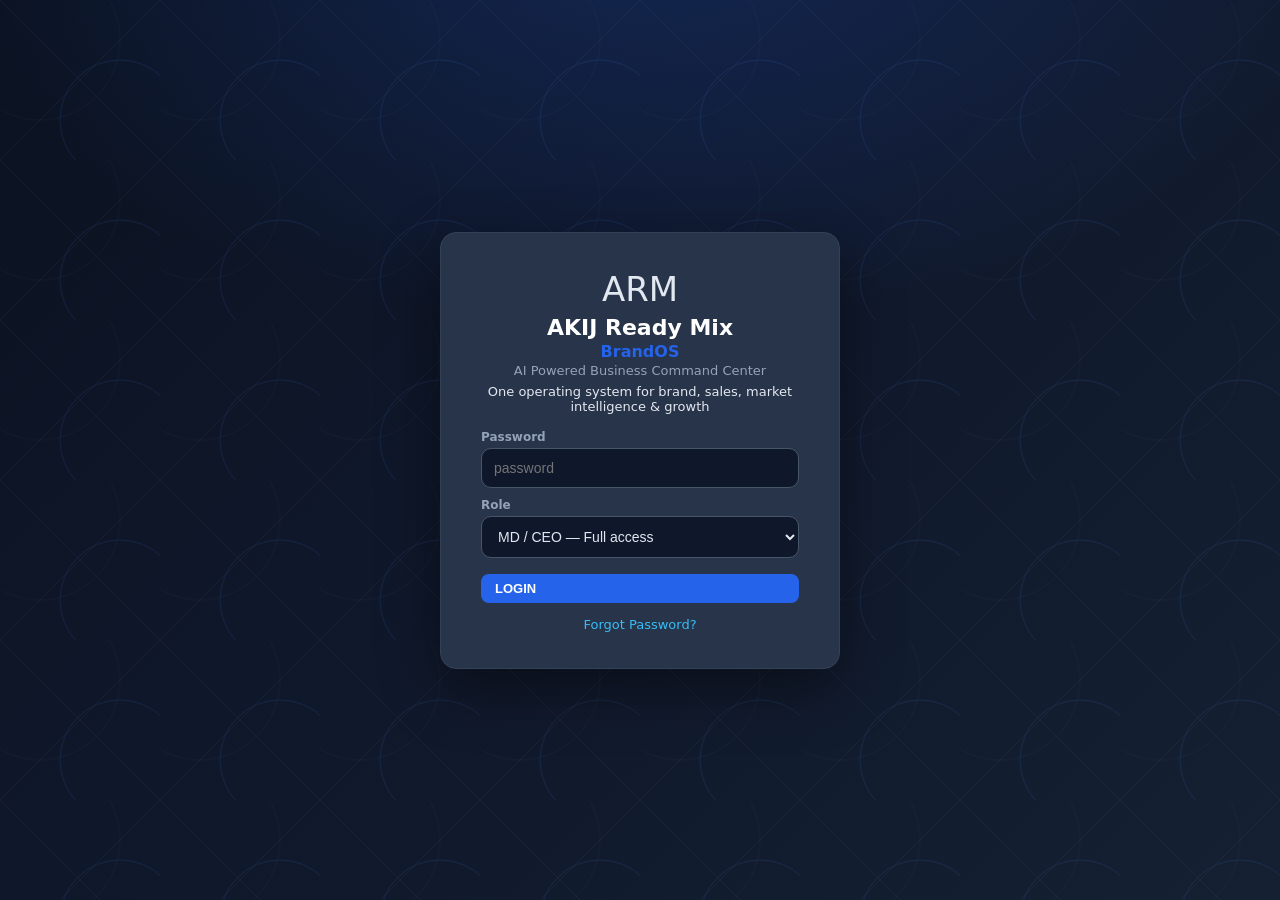
<file: web/login.html>
<!DOCTYPE html>
<html lang="en">
<head>
<meta charset="UTF-8" />
<meta name="viewport" content="width=device-width, initial-scale=1.0" />
<title>AKIJ Ready Mix BrandOS · Login</title>
<link rel="stylesheet" href="/web/style.css" />
<script>
if (sessionStorage.getItem("brandos_token")) {
  location.replace("/dashboard");
}
</script>
</head>
<body>
<div class="login-screen" id="login-screen">
  <div class="login-card">
    <div class="login-brand">
      <span class="logo big">ARM</span>
      <h1>AKIJ Ready Mix</h1>
      <h2>BrandOS</h2>
      <p class="login-tag">AI Powered Business Command Center</p>
      <p class="login-sub">One operating system for brand, sales, market intelligence &amp; growth</p>
    </div>
    <form id="login-form" class="login-form" autocomplete="off">
      <label>Password</label>
      <input type="password" id="login-pass" placeholder="password" autocomplete="off" />
      <label>Role</label>
      <select id="login-role" class="login-role">
        <option value="md">MD / CEO — Full access</option>
        <option value="marketing">Marketing Head</option>
        <option value="finance">Finance</option>
        <option value="sales">Sales</option>
        <option value="operations">Operations</option>
        <option value="executive">Executive</option>
      </select>
      <div id="login-error" class="login-error" hidden></div>
      <button type="submit" class="btn login-btn">LOGIN</button>
      <a href="#" class="forgot">Forgot Password?</a>
    </form>
  </div>
</div>
<script src="/web/app.js"></script>
</body>
</html>
</file>
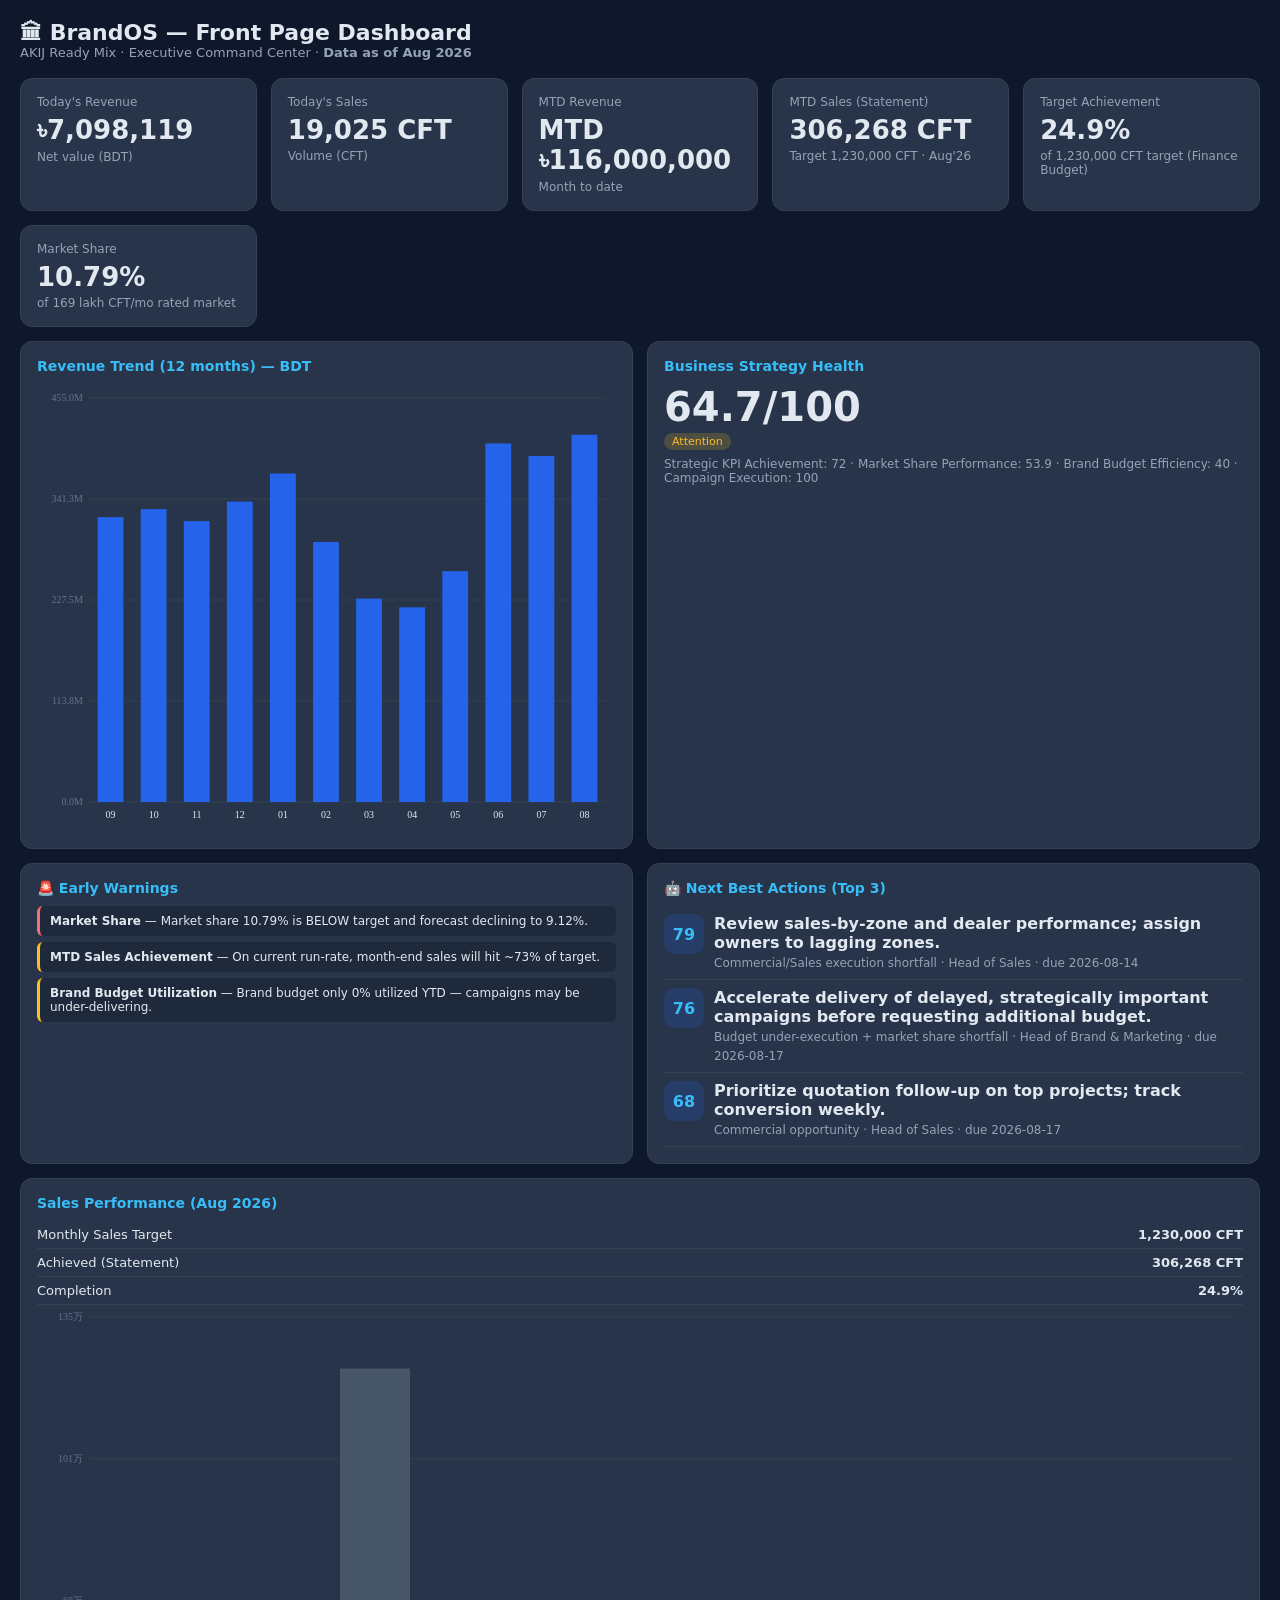
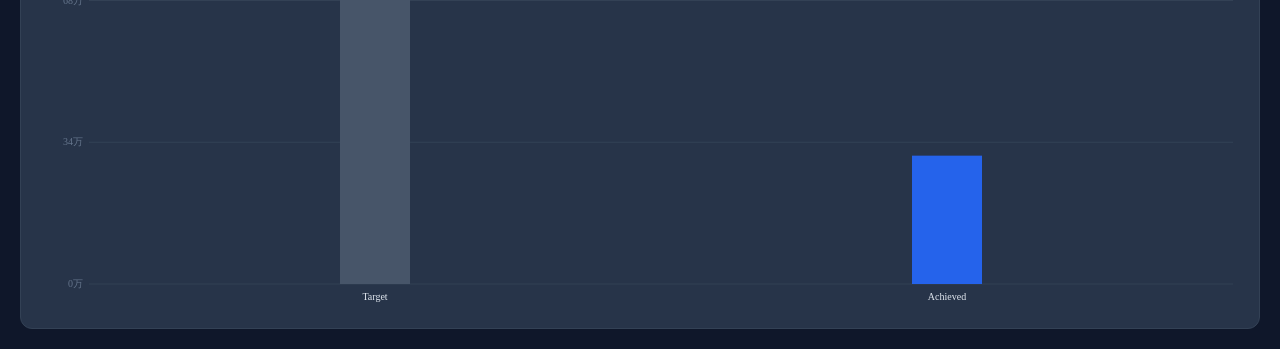
<file: web/standalone/Dashboard - Front Page.html>
<!DOCTYPE html>
<html lang="en">
<head>
<meta charset="UTF-8" />
<meta name="viewport" content="width=device-width, initial-scale=1.0" />
<title>BrandOS — Front Page Dashboard</title>
<style>
:root{--bg:#0f172a;--panel:#1e293b;--card:#273449;--border:#334155;--border2:#475569;--text:#e2e8f0;--muted:#94a3b8;--blue:#2563eb;--blue2:#1d4ed8;--accent:#38bdf8;--green:#34d399;--red:#f87171;--amber:#fbbf24;}
*{box-sizing:border-box;margin:0;padding:0}
body{background:var(--bg);color:var(--text);font-family:"Segoe UI",system-ui,sans-serif;min-height:100vh}
.wrap{max-width:1400px;margin:0 auto;padding:20px}
.top{display:flex;justify-content:space-between;align-items:center;flex-wrap:wrap;gap:12px;margin-bottom:18px}
.top h1{font-size:22px}.top .sub{color:var(--muted);font-size:13px}
.grid{display:grid;grid-template-columns:repeat(auto-fit,minmax(200px,1fr));gap:14px}
.card{background:var(--card);border:1px solid var(--border);border-radius:12px;padding:16px}
.kpi .label{color:var(--muted);font-size:12px;margin-bottom:6px}
.kpi .value{font-size:26px;font-weight:800}
.kpi .delta{font-size:12px;color:var(--muted);margin-top:4px}
.grid-2{display:grid;grid-template-columns:1fr 1fr;gap:14px;margin-top:14px}
@media(max-width:800px){.grid-2{grid-template-columns:1fr}}
.card h3{font-size:14px;margin-bottom:10px;color:var(--accent)}
canvas{width:100%;height:auto}
.metric-note{color:var(--muted);font-size:12px;margin-top:8px}
.badge{padding:2px 8px;border-radius:10px;font-size:11px}
.green{background:rgba(52,211,153,.18);color:var(--green)}
.amber{background:rgba(251,191,36,.18);color:var(--amber)}
.red{background:rgba(248,113,113,.18);color:var(--red)}
.checker{border-left:3px solid var(--border2);padding:8px 10px;margin:6px 0;background:var(--panel);border-radius:6px;font-size:12px}
.checker.critical{border-color:var(--red)}
.checker.warning{border-color:var(--amber)}
.nba{display:flex;gap:10px;padding:8px 0;border-bottom:1px solid var(--border)}
.nba-pri{min-width:40px;height:40px;border-radius:10px;background:rgba(37,99,235,.18);color:var(--accent);display:flex;align-items:center;justify-content:center;font-weight:800}
.summary-row{display:flex;justify-content:space-between;padding:6px 0;border-bottom:1px solid var(--border);font-size:13px}
table{width:100%;border-collapse:collapse;font-size:12px;margin-top:8px}
th,td{text-align:left;padding:6px 8px;border-bottom:1px solid var(--border)}
th{color:var(--muted);font-weight:600}.num{text-align:right}
</style>
</head>
<body>
<div class="wrap">
  <div class="top">
    <div>
      <h1>🏛 BrandOS — Front Page Dashboard</h1>
      <div class="sub">AKIJ Ready Mix · Executive Command Center · <b>Data as of Aug 2026</b></div>
    </div>
  </div>

  <div class="grid">
    <div class="card kpi"><div class="label">Today's Revenue</div><div class="value" id="rev-today">--</div><div class="delta">Net value (BDT)</div></div>
    <div class="card kpi"><div class="label">Today's Sales</div><div class="value" id="sales-today">--</div><div class="delta">Volume (CFT)</div></div>
    <div class="card kpi"><div class="label">MTD Revenue</div><div class="value" id="rev-mtd">--</div><div class="delta">Month to date</div></div>
    <div class="card kpi"><div class="label">MTD Sales (Statement)</div><div class="value" id="mtd-sales">--</div><div class="delta" id="mtd-meta">--</div></div>
    <div class="card kpi"><div class="label">Target Achievement</div><div class="value" id="achievement">--</div><div class="delta" id="achievement-meta">--</div></div>
    <div class="card kpi"><div class="label">Market Share</div><div class="value" id="market-share">--</div><div class="delta" id="market-share-meta">--</div></div>
  </div>

  <div class="grid-2">
    <div class="card">
      <h3>Revenue Trend (12 months) — BDT</h3>
      <canvas id="rev-chart" height="230"></canvas>
    </div>
    <div class="card">
      <h3>Business Strategy Health</h3>
      <div style="font-size:40px;font-weight:800" id="health-score">--</div>
      <div id="health-grade"></div>
      <div id="health-components" class="metric-note"></div>
    </div>
  </div>

  <div class="grid-2">
    <div class="card">
      <h3>🚨 Early Warnings</h3>
      <div id="warnings"></div>
    </div>
    <div class="card">
      <h3>🤖 Next Best Actions (Top 3)</h3>
      <div id="nba"></div>
    </div>
  </div>

  <div class="card" style="margin-top:14px">
    <h3>Sales Performance (Aug 2026)</h3>
    <div id="sales-perf"></div>
    <canvas id="target-chart" height="150"></canvas>
  </div>
</div>

<script>
const DATA = {
  today: {deliveries:81, volume:19024.76, value:7098118.79},
  month: {deliveries:1450, volume:310000, value:116000000},
  mtd_sales: 306268.15,
  monthly_target: 1230000,
  achievement_pct: 24.9,
  revenue_trend: [
    {month:"2025-09",revenue:320873728.8},{month:"2025-10",revenue:329916407.3},
    {month:"2025-11",revenue:316403871.7},{month:"2025-12",revenue:338346128.4},
    {month:"2026-01",revenue:370027780},{month:"2026-02",revenue:292921491.4},
    {month:"2026-03",revenue:229147691.8},{month:"2026-04",revenue:219275670.6},
    {month:"2026-05",revenue:260000000},{month:"2026-06",revenue:403873473.9},
    {month:"2026-07",revenue:389801200},{month:"2026-08",revenue:413669479}
  ],
  health: {health:64.7, grade:"Attention", components:[
    {dimension:"Strategic KPI Achievement",score:72},
    {dimension:"Market Share Performance",score:53.9},
    {dimension:"Brand Budget Efficiency",score:40},
    {dimension:"Campaign Execution",score:100}
  ]},
  warnings: [
    {kpi:"Market Share", level:"critical", message:"Market share 10.79% is BELOW target and forecast declining to 9.12%."},
    {kpi:"MTD Sales Achievement", level:"warning", message:"On current run-rate, month-end sales will hit ~73% of target."},
    {kpi:"Brand Budget Utilization", level:"warning", message:"Brand budget only 0% utilized YTD — campaigns may be under-delivering."}
  ],
  nba: [
    {score:79, action:"Review sales-by-zone and dealer performance; assign owners to lagging zones.", diagnosis:"Commercial/Sales execution shortfall", owner:"Head of Sales", deadline:"2026-08-14"},
    {score:76, action:"Accelerate delivery of delayed, strategically important campaigns before requesting additional budget.", diagnosis:"Budget under-execution + market share shortfall", owner:"Head of Brand & Marketing", deadline:"2026-08-17"},
    {score:68, action:"Prioritize quotation follow-up on top projects; track conversion weekly.", diagnosis:"Commercial opportunity", owner:"Head of Sales", deadline:"2026-08-17"}
  ],
  market_share: {share:10.79, total_lakh:169.1}
};
const fmt=new Intl.NumberFormat("en-US",{maximumFractionDigits:0});
const fmtBDT=n=>"৳"+fmt.format(n||0);

function drawBars(canvas,items){
  if(!canvas)return;const dpr=window.devicePixelRatio||1,W=canvas.clientWidth||600,H=canvas.clientHeight||230;
  canvas.width=W*dpr;canvas.height=H*dpr;const ctx=canvas.getContext("2d");ctx.scale(dpr,dpr);ctx.clearRect(0,0,W,H);
  const pad={top:14,right:10,bottom:26,left:52},pw=W-pad.left-pad.right,ph=H-pad.top-pad.bottom;
  const vals=items.map(i=>i.value||0),max=Math.max(...vals,1)*1.1;
  ctx.font="10px Segoe UI";ctx.strokeStyle="#334155";
  for(let g=0;g<=4;g++){const y=pad.top+ph-(g/4)*ph;ctx.beginPath();ctx.moveTo(pad.left,y);ctx.lineTo(W-pad.right,y);ctx.stroke();ctx.fillStyle="#64748b";ctx.textAlign="right";ctx.fillText((max*g/4/1000000).toFixed(1)+"M",pad.left-6,y+3);}
  const n=items.length||1,bw=Math.min(34,(pw/n)*0.6);
  items.forEach((it,i)=>{const x=pad.left+(i+0.5)*(pw/n)-bw/2,h=(it.value/max)*ph,y=pad.top+ph-h;ctx.fillStyle="#2563eb";ctx.fillRect(x,y,bw,h);ctx.fillStyle="#e2e8f0";ctx.textAlign="center";ctx.fillText(String(it.label),pad.left+(i+0.5)*(pw/n),H-10);});
}
function drawTarget(canvas,items){
  if(!canvas)return;const dpr=window.devicePixelRatio||1,W=canvas.clientWidth||600,H=canvas.clientHeight||150;
  canvas.width=W*dpr;canvas.height=H*dpr;const ctx=canvas.getContext("2d");ctx.scale(dpr,dpr);ctx.clearRect(0,0,W,H);
  const pad={top:12,right:10,bottom:24,left:52},pw=W-pad.left-pad.right,ph=H-pad.top-pad.bottom;
  const vals=items.map(i=>i.value||0),max=Math.max(...vals,1)*1.1;
  ctx.font="10px Segoe UI";ctx.strokeStyle="#334155";
  for(let g=0;g<=4;g++){const y=pad.top+ph-(g/4)*ph;ctx.beginPath();ctx.moveTo(pad.left,y);ctx.lineTo(W-pad.right,y);ctx.stroke();ctx.fillStyle="#64748b";ctx.textAlign="right";ctx.fillText((max*g/4/10000).toFixed(0)+"万",pad.left-6,y+3);}
  const n=items.length||1,bw=Math.min(70,(pw/n)*0.5);
  items.forEach((it,i)=>{const x=pad.left+(i+0.5)*(pw/n)-bw/2,h=(it.value/max)*ph,y=pad.top+ph-h;ctx.fillStyle=it.color||"#2563eb";ctx.fillRect(x,y,bw,h);ctx.fillStyle="#e2e8f0";ctx.textAlign="center";ctx.fillText(it.label,pad.left+(i+0.5)*(pw/n),H-8);});
}
(function(){
  document.getElementById("rev-today").textContent=fmtBDT(DATA.today.value);
  document.getElementById("sales-today").textContent=fmt.format(DATA.today.volume)+" CFT";
  document.getElementById("rev-mtd").textContent="MTD "+fmtBDT(DATA.month.value);
  document.getElementById("mtd-sales").textContent=fmt.format(DATA.mtd_sales)+" CFT";
  document.getElementById("mtd-meta").textContent="Target "+fmt.format(DATA.monthly_target)+" CFT · Aug'26";
  document.getElementById("achievement").textContent=DATA.achievement_pct+"%";
  document.getElementById("achievement-meta").textContent="of "+fmt.format(DATA.monthly_target)+" CFT target (Finance Budget)";
  document.getElementById("market-share").textContent=DATA.market_share.share+"%";
  document.getElementById("market-share-meta").textContent="of "+fmt.format(DATA.market_share.total_lakh)+" lakh CFT/mo rated market";

  drawBars(document.getElementById("rev-chart"),DATA.revenue_trend.map(r=>({label:r.month.slice(5),value:r.revenue})));

  document.getElementById("health-score").textContent=DATA.health.health+"/100";
  document.getElementById("health-grade").innerHTML=`<span class="badge amber">${DATA.health.grade}</span>`;
  document.getElementById("health-components").innerHTML=DATA.health.components.map(c=>`${c.dimension}: ${c.score}`).join(" · ");

  document.getElementById("warnings").innerHTML=DATA.warnings.map(w=>`<div class="checker ${w.level}"><b>${w.kpi}</b> — ${w.message}</div>`).join("");

  document.getElementById("nba").innerHTML=DATA.nba.map(r=>`<div class="nba"><div class="nba-pri">${r.score}</div><div><b>${r.action}</b><br><span class="metric-note">${r.diagnosis} · ${r.owner} · due ${r.deadline}</span></div></div>`).join("");

  document.getElementById("sales-perf").innerHTML=`
    <div class="summary-row"><span>Monthly Sales Target</span><b>${fmt.format(DATA.monthly_target)} CFT</b></div>
    <div class="summary-row"><span>Achieved (Statement)</span><b>${fmt.format(DATA.mtd_sales)} CFT</b></div>
    <div class="summary-row"><span>Completion</span><b>${DATA.achievement_pct}%</b></div>`;
  drawTarget(document.getElementById("target-chart"),[{label:"Target",value:DATA.monthly_target,color:"#475569"},{label:"Achieved",value:DATA.mtd_sales,color:"#2563eb"}]);
})();
</script>
</body>
</html>
</file>
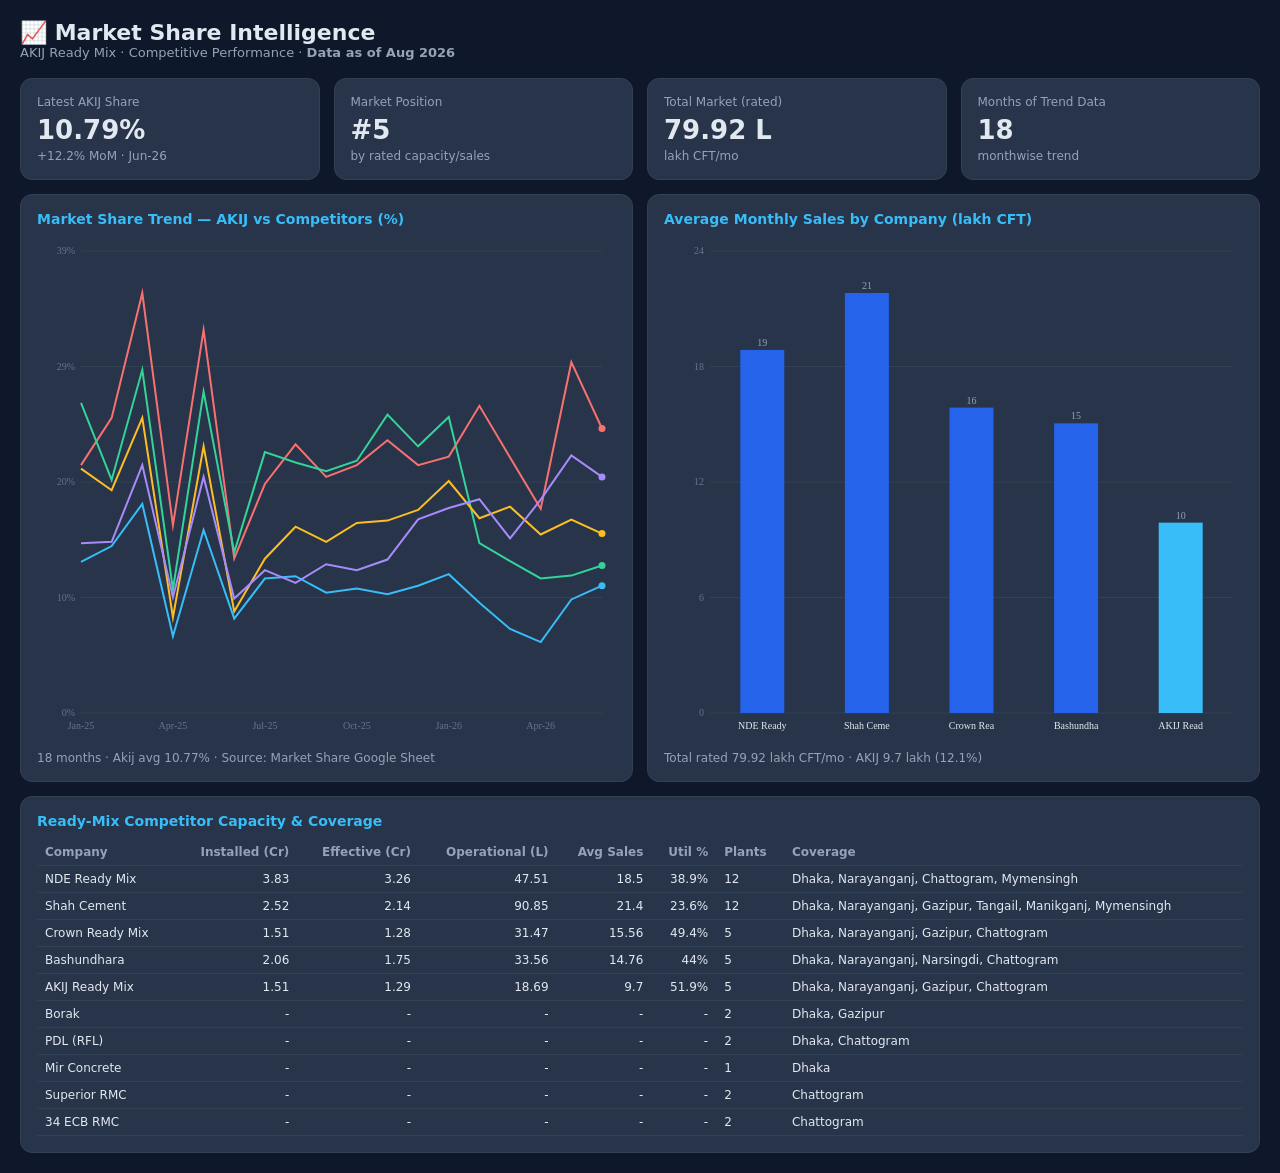
<file: web/standalone/Market Share Intelligence.html>
<!DOCTYPE html>
<html lang="en">
<head>
<meta charset="UTF-8" />
<meta name="viewport" content="width=device-width, initial-scale=1.0" />
<title>BrandOS — Market Share Intelligence</title>
<style>
:root{--bg:#0f172a;--panel:#1e293b;--card:#273449;--border:#334155;--border2:#475569;--text:#e2e8f0;--muted:#94a3b8;--blue:#2563eb;--blue2:#1d4ed8;--accent:#38bdf8;--green:#34d399;--red:#f87171;--amber:#fbbf24;}
*{box-sizing:border-box;margin:0;padding:0}
body{background:var(--bg);color:var(--text);font-family:"Segoe UI",system-ui,sans-serif;min-height:100vh}
.wrap{max-width:1400px;margin:0 auto;padding:20px}
.top{display:flex;justify-content:space-between;align-items:center;flex-wrap:wrap;gap:12px;margin-bottom:18px}
.top h1{font-size:22px}.top .sub{color:var(--muted);font-size:13px}
.grid{display:grid;grid-template-columns:repeat(auto-fit,minmax(200px,1fr));gap:14px}
.card{background:var(--card);border:1px solid var(--border);border-radius:12px;padding:16px}
.kpi .label{color:var(--muted);font-size:12px;margin-bottom:6px}
.kpi .value{font-size:26px;font-weight:800}
.kpi .delta{font-size:12px;color:var(--muted);margin-top:4px}
.grid-2{display:grid;grid-template-columns:1fr 1fr;gap:14px;margin-top:14px}
@media(max-width:800px){.grid-2{grid-template-columns:1fr}}
.card h3{font-size:14px;margin-bottom:10px;color:var(--accent)}
canvas{width:100%;height:auto}
.metric-note{color:var(--muted);font-size:12px;margin-top:8px}
table{width:100%;border-collapse:collapse;font-size:12px;margin-top:8px}
th,td{text-align:left;padding:6px 8px;border-bottom:1px solid var(--border)}
th{color:var(--muted)}.num{text-align:right}
</style>
</head>
<body>
<div class="wrap">
  <div class="top">
    <div>
      <h1>📈 Market Share Intelligence</h1>
      <div class="sub">AKIJ Ready Mix · Competitive Performance · <b>Data as of Aug 2026</b></div>
    </div>
  </div>

  <div class="grid">
    <div class="card kpi"><div class="label">Latest AKIJ Share</div><div class="value" id="akij-share">--</div><div class="delta" id="akij-share-delta">--</div></div>
    <div class="card kpi"><div class="label">Market Position</div><div class="value" id="position">--</div><div class="delta">by rated capacity/sales</div></div>
    <div class="card kpi"><div class="label">Total Market (rated)</div><div class="value" id="total-market">--</div><div class="delta">lakh CFT/mo</div></div>
    <div class="card kpi"><div class="label">Months of Trend Data</div><div class="value" id="months">--</div><div class="delta">monthwise trend</div></div>
  </div>

  <div class="grid-2">
    <div class="card">
      <h3>Market Share Trend — AKIJ vs Competitors (%)</h3>
      <canvas id="trend-chart" height="260"></canvas>
      <div id="trend-summary" class="metric-note"></div>
    </div>
    <div class="card">
      <h3>Average Monthly Sales by Company (lakh CFT)</h3>
      <canvas id="share-chart" height="260"></canvas>
      <div id="share-summary" class="metric-note"></div>
    </div>
  </div>

  <div class="card" style="margin-top:14px">
    <h3>Ready-Mix Competitor Capacity &amp; Coverage</h3>
    <div id="comp-table"></div>
  </div>
</div>

<script>
const TREND = [
  {month:'Jan-25',shah:21.0,crown:20.7,nde:26.27,basundhara:14.38,akij:12.8},
  {month:'Feb-25',shah:25.0,crown:18.87,nde:19.74,basundhara:14.5,akij:14.14},
  {month:'Mar-25',shah:35.58,crown:25.0,nde:29.07,basundhara:21.0,akij:17.71},
  {month:'Apr-25',shah:15.9,crown:8.1,nde:10.48,basundhara:9.8,akij:6.5},
  {month:'May-25',shah:32.45,crown:22.6,nde:27.23,basundhara:20.0,akij:15.5},
  {month:'Jun-25',shah:13.1,crown:8.6,nde:13.61,basundhara:9.7,akij:8.0},
  {month:'Jul-25',shah:19.4,crown:13.07,nde:22.1,basundhara:12.1,akij:11.39},
  {month:'Aug-25',shah:22.76,crown:15.78,nde:21.22,basundhara:11.02,akij:11.59},
  {month:'Sep-25',shah:20.0,crown:14.5,nde:20.48,basundhara:12.6,akij:10.19},
  {month:'Oct-25',shah:21.0,crown:16.1,nde:21.37,basundhara:12.1,akij:10.55},
  {month:'Nov-25',shah:23.1,crown:16.3,nde:25.28,basundhara:13.0,akij:10.06},
  {month:'Dec-25',shah:21.0,crown:17.2,nde:22.59,basundhara:16.4,akij:10.78},
  {month:'Jan-26',shah:21.72,crown:19.65,nde:25.08,basundhara:17.37,akij:11.76},
  {month:'Feb-26',shah:26.02,crown:16.5,nde:14.39,basundhara:18.11,akij:9.34},
  {month:'Mar-26',shah:21.65,crown:17.48,nde:12.86,basundhara:14.8,akij:7.12},
  {month:'Apr-26',shah:17.3,crown:15.12,nde:11.4,basundhara:18.08,akij:6.01},
  {month:'May-26',shah:29.72,crown:16.38,nde:11.64,basundhara:21.83,akij:9.62},
  {month:'Jun-26',shah:24.1,crown:15.2,nde:12.5,basundhara:20.0,akij:10.79}
];
const COMPANIES = [
  {company:"NDE Ready Mix",cap:3.83,eff:3.26,op:47.51,sales:18.5,util:38.9,plants:12,coverage:"Dhaka, Narayanganj, Chattogram, Mymensingh"},
  {company:"Shah Cement",cap:2.52,eff:2.14,op:90.85,sales:21.4,util:23.6,plants:12,coverage:"Dhaka, Narayanganj, Gazipur, Tangail, Manikganj, Mymensingh"},
  {company:"Crown Ready Mix",cap:1.51,eff:1.28,op:31.47,sales:15.56,util:49.4,plants:5,coverage:"Dhaka, Narayanganj, Gazipur, Chattogram"},
  {company:"Bashundhara",cap:2.06,eff:1.75,op:33.56,sales:14.76,util:44.0,plants:5,coverage:"Dhaka, Narayanganj, Narsingdi, Chattogram"},
  {company:"AKIJ Ready Mix",cap:1.51,eff:1.29,op:18.69,sales:9.7,util:51.9,plants:5,coverage:"Dhaka, Narayanganj, Gazipur, Chattogram"},
  {company:"Borak",cap:null,eff:null,op:null,sales:null,util:null,plants:2,coverage:"Dhaka, Gazipur"},
  {company:"PDL (RFL)",cap:null,eff:null,op:null,sales:null,util:null,plants:2,coverage:"Dhaka, Chattogram"},
  {company:"Mir Concrete",cap:null,eff:null,op:null,sales:null,util:null,plants:1,coverage:"Dhaka"},
  {company:"Superior RMC",cap:null,eff:null,op:null,sales:null,util:null,plants:2,coverage:"Chattogram"},
  {company:"34 ECB RMC",cap:null,eff:null,op:null,sales:null,util:null,plants:2,coverage:"Chattogram"}
];
const TOTAL_MARKET = 79.92;

function drawLine(canvas,months,series){
  const dpr=window.devicePixelRatio||1,W=canvas.clientWidth||600,H=canvas.clientHeight||260;
  canvas.width=W*dpr;canvas.height=H*dpr;const ctx=canvas.getContext("2d");ctx.scale(dpr,dpr);ctx.clearRect(0,0,W,H);
  const pad={top:14,right:14,bottom:26,left:44},pw=W-pad.left-pad.right,ph=H-pad.top-pad.bottom;
  const all=series.flatMap(s=>s.values.map(v=>v||0)),max=Math.max(...all,1)*1.1;
  ctx.font="10px Segoe UI";ctx.strokeStyle="#334155";
  for(let g=0;g<=4;g++){const y=pad.top+ph-(g/4)*ph;ctx.beginPath();ctx.moveTo(pad.left,y);ctx.lineTo(W-pad.right,y);ctx.stroke();ctx.fillStyle="#64748b";ctx.textAlign="right";ctx.fillText((max*g/4).toFixed(0)+"%",pad.left-6,y+3);}
  ctx.fillStyle="#64748b";ctx.textAlign="center";
  const step=Math.max(1,Math.ceil(months.length/8));
  months.forEach((m,i)=>{if(i%step===0)ctx.fillText(m,pad.left+(i/Math.max(1,months.length-1))*pw,H-10);});
  series.forEach(s=>{ctx.strokeStyle=s.color;ctx.lineWidth=2;ctx.beginPath();s.values.forEach((v,i)=>{const x=pad.left+(i/Math.max(1,months.length-1))*pw,y=pad.top+ph-(v/max)*ph;i===0?ctx.moveTo(x,y):ctx.lineTo(x,y);});ctx.stroke();const li=s.values.length-1,lx=pad.left+(li/Math.max(1,months.length-1))*pw,ly=pad.top+ph-((s.values[li]||0)/max)*ph;ctx.fillStyle=s.color;ctx.beginPath();ctx.arc(lx,ly,3.5,0,Math.PI*2);ctx.fill();});
}
function drawBars(canvas,items){
  if(!canvas)return;const dpr=window.devicePixelRatio||1,W=canvas.clientWidth||600,H=canvas.clientHeight||260;
  canvas.width=W*dpr;canvas.height=H*dpr;const ctx=canvas.getContext("2d");ctx.scale(dpr,dpr);ctx.clearRect(0,0,W,H);
  const pad={top:14,right:10,bottom:26,left:46},pw=W-pad.left-pad.right,ph=H-pad.top-pad.bottom;
  const vals=items.map(i=>i.value||0),max=Math.max(...vals,1)*1.1;
  ctx.font="10px Segoe UI";ctx.strokeStyle="#334155";
  for(let g=0;g<=4;g++){const y=pad.top+ph-(g/4)*ph;ctx.beginPath();ctx.moveTo(pad.left,y);ctx.lineTo(W-pad.right,y);ctx.stroke();ctx.fillStyle="#64748b";ctx.textAlign="right";ctx.fillText((max*g/4).toFixed(0),pad.left-6,y+3);}
  const n=items.length||1,bw=Math.min(44,(pw/n)*0.55);
  items.forEach((it,i)=>{const x=pad.left+(i+0.5)*(pw/n)-bw/2,h=(it.value/max)*ph,y=pad.top+ph-h;ctx.fillStyle=it.color||"#2563eb";ctx.fillRect(x,y,bw,h);ctx.fillStyle="#e2e8f0";ctx.textAlign="center";ctx.fillText(String(it.label).slice(0,9),pad.left+(i+0.5)*(pw/n),H-10);if(it.value){ctx.fillStyle="#94a3b8";ctx.fillText(Math.round(it.value),pad.left+(i+0.5)*(pw/n),y-4);}});
}
(function(){
  const latest=TREND[TREND.length-1], prev=TREND[TREND.length-2];
  document.getElementById("akij-share").textContent=latest.akij+"%";
  document.getElementById("akij-share-delta").textContent=((latest.akij-prev.akij)/prev.akij*100>=0?"+":"")+((latest.akij-prev.akij)/prev.akij*100).toFixed(1)+"% MoM · "+latest.month;

  const rated=COMPANIES.filter(c=>c.sales!=null);
  const sorted=[...rated].sort((a,b)=>b.sales-a.sales);
  const pos=sorted.findIndex(x=>x.company.includes("AKIJ"))+1;
  document.getElementById("position").textContent="#"+pos;
  document.getElementById("total-market").textContent=TOTAL_MARKET+" L";
  document.getElementById("months").textContent=TREND.length;

  drawLine(document.getElementById("trend-chart"),TREND.map(r=>r.month),[
    {label:"Akij",color:"#38bdf8",values:TREND.map(r=>r.akij)},
    {label:"Shah",color:"#f87171",values:TREND.map(r=>r.shah)},
    {label:"NDE",color:"#34d399",values:TREND.map(r=>r.nde)},
    {label:"Crown",color:"#fbbf24",values:TREND.map(r=>r.crown)},
    {label:"Basundhara",color:"#a78bfa",values:TREND.map(r=>r.basundhara)}
  ]);
  const ak=TREND.map(r=>r.akij),avg=(ak.reduce((a,b)=>a+b,0)/ak.length).toFixed(2);
  document.getElementById("trend-summary").textContent=TREND.length+" months · Akij avg "+avg+"% · Source: Market Share Google Sheet";

  drawBars(document.getElementById("share-chart"),rated.map(c=>({label:c.company,value:c.sales,color:c.company.includes("AKIJ")?"#38bdf8":"#2563eb"})));
  document.getElementById("share-summary").textContent="Total rated "+TOTAL_MARKET+" lakh CFT/mo · AKIJ "+sorted.find(x=>x.company.includes("AKIJ")).sales+" lakh ("+((sorted.find(x=>x.company.includes("AKIJ")).sales/TOTAL_MARKET)*100).toFixed(1)+"%)";

  document.getElementById("comp-table").innerHTML=`<table><thead><tr><th>Company</th><th class="num">Installed (Cr)</th><th class="num">Effective (Cr)</th><th class="num">Operational (L)</th><th class="num">Avg Sales</th><th class="num">Util %</th><th>Plants</th><th>Coverage</th></tr></thead><tbody>`+
    COMPANIES.map(x=>`<tr><td>${x.company}</td><td class="num">${x.cap??"-"}</td><td class="num">${x.eff??"-"}</td><td class="num">${x.op??"-"}</td><td class="num">${x.sales??"-"}</td><td class="num">${x.util!=null?x.util+"%":"-"}</td><td>${x.plants}</td><td>${x.coverage}</td></tr>`).join("")+`</tbody></table>`;
})();
</script>
</body>
</html>
</file>
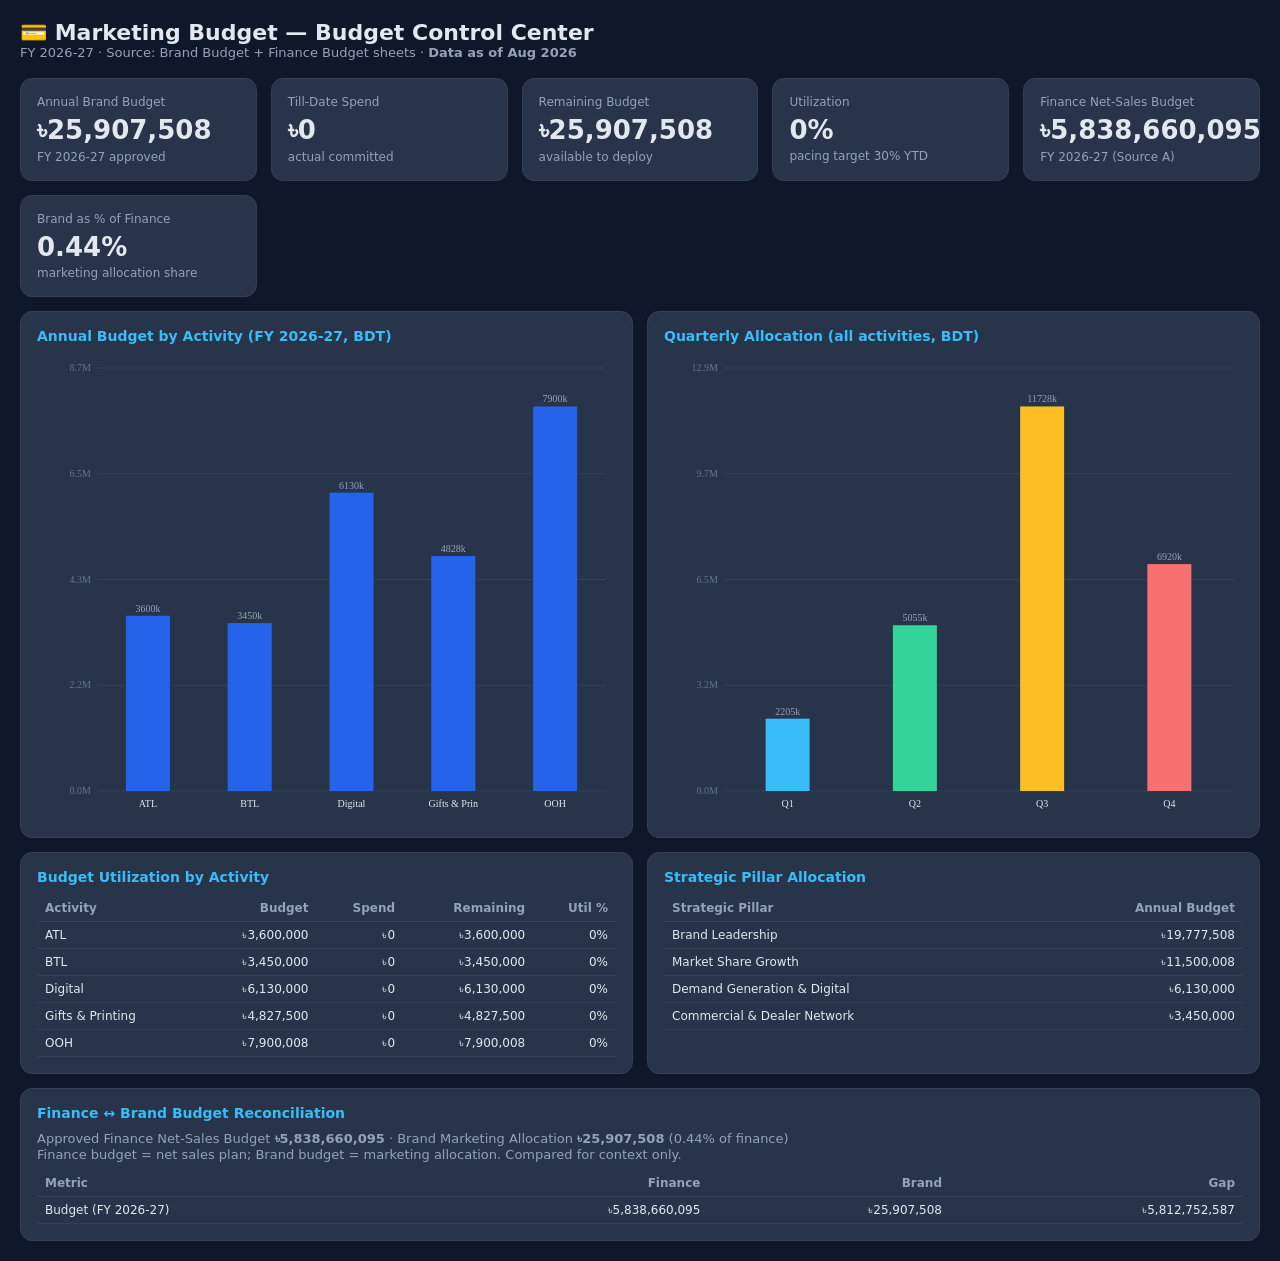
<file: web/standalone/Marketing Budget.html>
<!DOCTYPE html>
<html lang="en">
<head>
<meta charset="UTF-8" />
<meta name="viewport" content="width=device-width, initial-scale=1.0" />
<title>BrandOS — Marketing Budget</title>
<style>
:root{--bg:#0f172a;--panel:#1e293b;--card:#273449;--border:#334155;--border2:#475569;--text:#e2e8f0;--muted:#94a3b8;--blue:#2563eb;--blue2:#1d4ed8;--accent:#38bdf8;--green:#34d399;--red:#f87171;--amber:#fbbf24;}
*{box-sizing:border-box;margin:0;padding:0}
body{background:var(--bg);color:var(--text);font-family:"Segoe UI",system-ui,sans-serif;min-height:100vh}
.wrap{max-width:1400px;margin:0 auto;padding:20px}
.top{display:flex;justify-content:space-between;align-items:center;flex-wrap:wrap;gap:12px;margin-bottom:18px}
.top h1{font-size:22px}.top .sub{color:var(--muted);font-size:13px}
.grid{display:grid;grid-template-columns:repeat(auto-fit,minmax(200px,1fr));gap:14px}
.card{background:var(--card);border:1px solid var(--border);border-radius:12px;padding:16px}
.kpi .label{color:var(--muted);font-size:12px;margin-bottom:6px}
.kpi .value{font-size:26px;font-weight:800}
.kpi .delta{font-size:12px;color:var(--muted);margin-top:4px}
.grid-2{display:grid;grid-template-columns:1fr 1fr;gap:14px;margin-top:14px}
@media(max-width:800px){.grid-2{grid-template-columns:1fr}}
.card h3{font-size:14px;margin-bottom:10px;color:var(--accent)}
canvas{width:100%;height:auto}
.metric-note{color:var(--muted);font-size:12px;margin-top:8px}
table{width:100%;border-collapse:collapse;font-size:12px;margin-top:8px}
th,td{text-align:left;padding:6px 8px;border-bottom:1px solid var(--border)}
th{color:var(--muted)}.num{text-align:right}
</style>
</head>
<body>
<div class="wrap">
  <div class="top">
    <div>
      <h1>💳 Marketing Budget — Budget Control Center</h1>
      <div class="sub">FY 2026-27 · Source: Brand Budget + Finance Budget sheets · <b>Data as of Aug 2026</b></div>
    </div>
  </div>

  <div class="grid">
    <div class="card kpi"><div class="label">Annual Brand Budget</div><div class="value" id="annual">--</div><div class="delta">FY 2026-27 approved</div></div>
    <div class="card kpi"><div class="label">Till-Date Spend</div><div class="value" id="spend">--</div><div class="delta">actual committed</div></div>
    <div class="card kpi"><div class="label">Remaining Budget</div><div class="value" id="remaining">--</div><div class="delta">available to deploy</div></div>
    <div class="card kpi"><div class="label">Utilization</div><div class="value" id="util">--</div><div class="delta">pacing target 30% YTD</div></div>
    <div class="card kpi"><div class="label">Finance Net-Sales Budget</div><div class="value" id="fin">--</div><div class="delta">FY 2026-27 (Source A)</div></div>
    <div class="card kpi"><div class="label">Brand as % of Finance</div><div class="value" id="pct-fin">--</div><div class="delta">marketing allocation share</div></div>
  </div>

  <div class="grid-2">
    <div class="card">
      <h3>Annual Budget by Activity (FY 2026-27, BDT)</h3>
      <canvas id="activity-chart" height="240"></canvas>
    </div>
    <div class="card">
      <h3>Quarterly Allocation (all activities, BDT)</h3>
      <canvas id="quarter-chart" height="240"></canvas>
    </div>
  </div>

  <div class="grid-2">
    <div class="card">
      <h3>Budget Utilization by Activity</h3>
      <div id="util-table"></div>
    </div>
    <div class="card">
      <h3>Strategic Pillar Allocation</h3>
      <div id="pillar-table"></div>
    </div>
  </div>

  <div class="card" style="margin-top:14px">
    <h3>Finance ↔ Brand Budget Reconciliation</h3>
    <div id="recon"></div>
  </div>
</div>

<script>
const ACTIVITIES = [
  {name:"ATL",annual:3600000,q1:900000,q2:900000,q3:900000,q4:900000,spend:0,remaining:3600000},
  {name:"BTL",annual:3450000,q1:200000,q2:200000,q3:550000,q4:2500000,spend:0,remaining:3450000},
  {name:"Digital",annual:6130000,q1:605000,q2:1255000,q3:2660000,q4:1610000,spend:0,remaining:6130000},
  {name:"Gifts & Printing",annual:4827500,q1:150000,q2:700000,q3:2917500,q4:1060000,spend:0,remaining:4827500},
  {name:"OOH",annual:7900008,q1:350008,q2:2000000,q3:4700000,q4:850000,spend:0,remaining:7900008}
];
const PILLARS = [
  {pillar:"Brand Leadership",budget:19777508},
  {pillar:"Market Share Growth",budget:11500008},
  {pillar:"Demand Generation & Digital",budget:6130000},
  {pillar:"Commercial & Dealer Network",budget:3450000}
];
const ANNUAL = 25907508, SPEND = 0, FIN = 5838660095;
const bdt=n=>"৳"+new Intl.NumberFormat("en-US",{maximumFractionDigits:0}).format(n||0);

function drawBars(canvas,items){
  if(!canvas)return;const dpr=window.devicePixelRatio||1,W=canvas.clientWidth||600,H=canvas.clientHeight||240;
  canvas.width=W*dpr;canvas.height=H*dpr;const ctx=canvas.getContext("2d");ctx.scale(dpr,dpr);ctx.clearRect(0,0,W,H);
  const pad={top:14,right:10,bottom:26,left:60},pw=W-pad.left-pad.right,ph=H-pad.top-pad.bottom;
  const vals=items.map(i=>i.value||0),max=Math.max(...vals,1)*1.1;
  ctx.font="10px Segoe UI";ctx.strokeStyle="#334155";
  for(let g=0;g<=4;g++){const y=pad.top+ph-(g/4)*ph;ctx.beginPath();ctx.moveTo(pad.left,y);ctx.lineTo(W-pad.right,y);ctx.stroke();ctx.fillStyle="#64748b";ctx.textAlign="right";ctx.fillText((max*g/4/1000000).toFixed(1)+"M",pad.left-6,y+3);}
  const n=items.length||1,bw=Math.min(44,(pw/n)*0.55);
  items.forEach((it,i)=>{const x=pad.left+(i+0.5)*(pw/n)-bw/2,h=(it.value/max)*ph,y=pad.top+ph-h;ctx.fillStyle=it.color||"#2563eb";ctx.fillRect(x,y,bw,h);ctx.fillStyle="#e2e8f0";ctx.textAlign="center";ctx.fillText(String(it.label).slice(0,12),pad.left+(i+0.5)*(pw/n),H-10);if(it.value){ctx.fillStyle="#94a3b8";ctx.fillText((it.value/1000).toFixed(0)+"k",pad.left+(i+0.5)*(pw/n),y-4);}});
}
(function(){
  document.getElementById("annual").textContent=bdt(ANNUAL);
  document.getElementById("spend").textContent=bdt(SPEND);
  document.getElementById("remaining").textContent=bdt(ANNUAL-SPEND);
  document.getElementById("util").textContent="0%";
  document.getElementById("fin").textContent=bdt(FIN);
  document.getElementById("pct-fin").textContent="0.44%";

  drawBars(document.getElementById("activity-chart"),ACTIVITIES.map(a=>({label:a.name,value:a.annual})));
  const qs=["Q1","Q2","Q3","Q4"], qc=["#38bdf8","#34d399","#fbbf24","#f87171"];
  drawBars(document.getElementById("quarter-chart"),qs.map((q,qi)=>({label:q,value:ACTIVITIES.reduce((s,a)=>s+a["q"+(qi+1)],0),color:qc[qi]})));

  document.getElementById("util-table").innerHTML=`<table><thead><tr><th>Activity</th><th class="num">Budget</th><th class="num">Spend</th><th class="num">Remaining</th><th class="num">Util %</th></tr></thead><tbody>`+
    ACTIVITIES.map(u=>`<tr><td>${u.name}</td><td class="num">${bdt(u.annual)}</td><td class="num">${bdt(u.spend)}</td><td class="num">${bdt(u.remaining)}</td><td class="num">0%</td></tr>`).join("")+`</tbody></table>`;

  document.getElementById("pillar-table").innerHTML=`<table><thead><tr><th>Strategic Pillar</th><th class="num">Annual Budget</th></tr></thead><tbody>`+
    PILLARS.map(p=>`<tr><td>${p.pillar}</td><td class="num">${bdt(p.budget)}</td></tr>`).join("")+`</tbody></table>`;

  document.getElementById("recon").innerHTML=`
    <div class="metric-note" style="font-size:13px;margin-bottom:8px">
      Approved Finance Net-Sales Budget <b>${bdt(FIN)}</b> · Brand Marketing Allocation <b>${bdt(ANNUAL)}</b> (0.44% of finance)<br>
      Finance budget = net sales plan; Brand budget = marketing allocation. Compared for context only.
    </div>
    <table><thead><tr><th>Metric</th><th class="num">Finance</th><th class="num">Brand</th><th class="num">Gap</th></tr></thead><tbody>
    <tr><td>Budget (FY 2026-27)</td><td class="num">${bdt(FIN)}</td><td class="num">${bdt(ANNUAL)}</td><td class="num">${bdt(FIN-ANNUAL)}</td></tr>
    </tbody></table>`;
})();
</script>
</body>
</html>
</file>
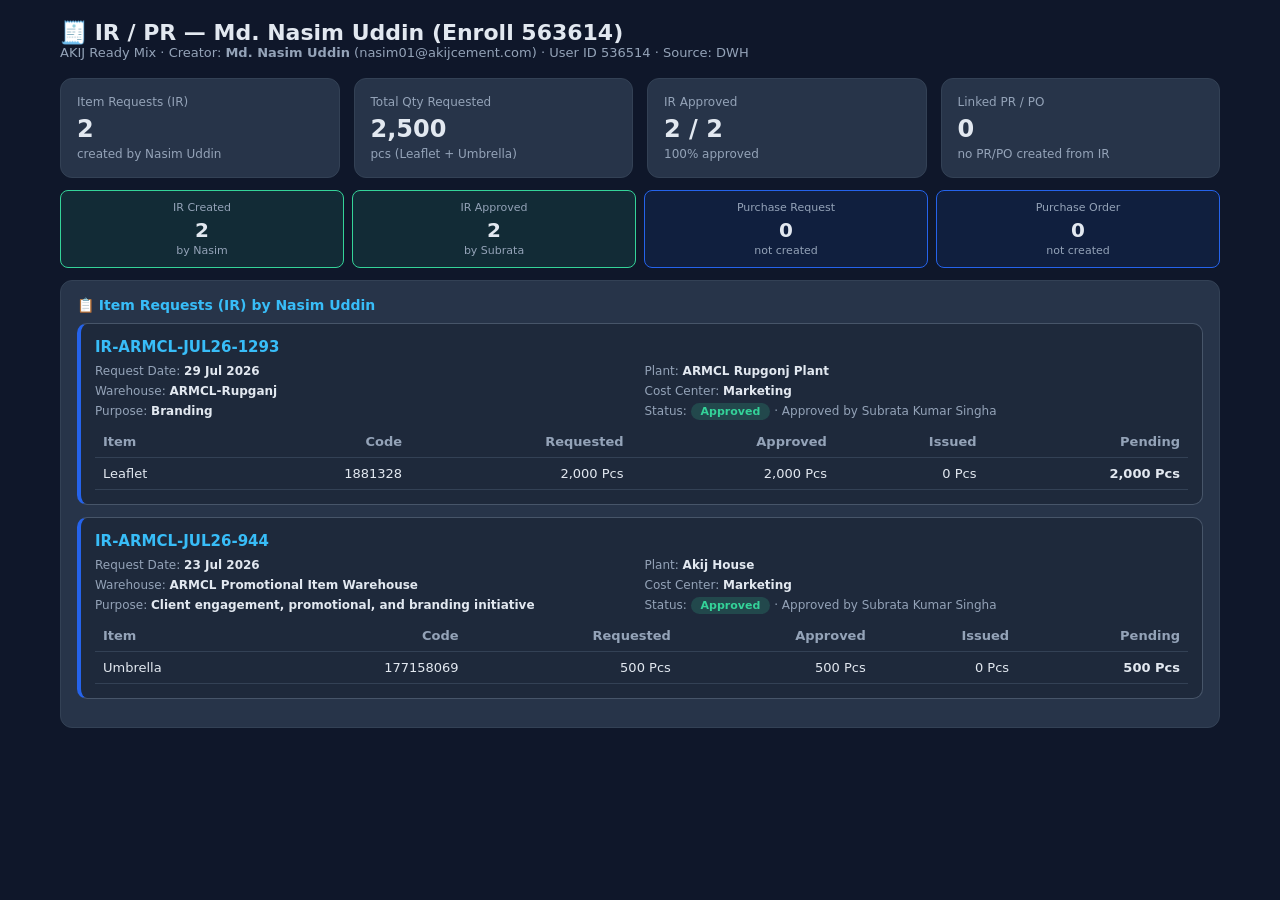
<file: web/standalone/Nasim IR-PR Dashboard.html>
<!DOCTYPE html>
<html lang="en">
<head>
<meta charset="UTF-8" />
<meta name="viewport" content="width=device-width, initial-scale=1.0" />
<title>BrandOS — IR/PR by Md. Nasim Uddin (563614)</title>
<style>
:root{--bg:#0f172a;--panel:#1e293b;--card:#273449;--border:#334155;--border2:#475569;--text:#e2e8f0;--muted:#94a3b8;--blue:#2563eb;--blue2:#1d4ed8;--accent:#38bdf8;--green:#34d399;--red:#f87171;--amber:#fbbf24;}
*{box-sizing:border-box;margin:0;padding:0}
body{background:var(--bg);color:var(--text);font-family:"Segoe UI",system-ui,sans-serif;min-height:100vh}
.wrap{max-width:1200px;margin:0 auto;padding:20px}
.top{display:flex;justify-content:space-between;align-items:center;flex-wrap:wrap;gap:12px;margin-bottom:18px}
.top h1{font-size:22px}.top .sub{color:var(--muted);font-size:13px}
.grid{display:grid;grid-template-columns:repeat(auto-fit,minmax(180px,1fr));gap:14px}
.card{background:var(--card);border:1px solid var(--border);border-radius:12px;padding:16px}
.kpi .label{color:var(--muted);font-size:12px;margin-bottom:6px}
.kpi .value{font-size:24px;font-weight:800}
.kpi .delta{font-size:12px;color:var(--muted);margin-top:4px}
.grid-2{display:grid;grid-template-columns:1fr 1fr;gap:14px;margin-top:14px}
@media(max-width:800px){.grid-2{grid-template-columns:1fr}}
.card h3{font-size:14px;margin-bottom:10px;color:var(--accent)}
canvas{width:100%;height:auto}
.metric-note{color:var(--muted);font-size:12px;margin-top:8px}
table{width:100%;border-collapse:collapse;font-size:13px;margin-top:8px}
th,td{text-align:left;padding:8px;border-bottom:1px solid var(--border)}
th{color:var(--muted)}.num{text-align:right}
.badge{padding:2px 10px;border-radius:12px;font-size:11px}
.green{background:rgba(52,211,153,.18);color:var(--green)}
.amber{background:rgba(251,191,36,.18);color:var(--amber)}
.red{background:rgba(248,113,113,.18);color:var(--red)}
.blue{background:rgba(37,99,235,.18);color:var(--accent)}
.ir-row{border:1px solid var(--border2);border-left:4px solid var(--blue);border-radius:10px;padding:14px;margin-bottom:12px;background:var(--panel)}
.ir-row h4{font-size:15px;margin-bottom:8px;color:var(--accent)}
.ir-row .meta{display:grid;grid-template-columns:1fr 1fr;gap:6px;font-size:12px;color:var(--muted)}
.ir-row .meta b{color:var(--text)}
.pipeline{display:flex;gap:8px;flex-wrap:wrap;margin:12px 0}
.pstep{flex:1;min-width:110px;background:var(--card);border:1px solid var(--border2);border-radius:8px;padding:10px;text-align:center}
.pstep .s{font-size:11px;color:var(--muted)}.pstep .n{font-size:20px;font-weight:800;margin-top:4px}
.pstep .d{font-size:11px;color:var(--muted);margin-top:2px}
.pstep.done{background:rgba(52,211,153,.1);border-color:var(--green)}
.pstep.open{background:rgba(37,99,235,.1);border-color:var(--blue)}
</style>
</head>
<body>
<div class="wrap">
  <div class="top">
    <div>
      <h1>🧾 IR / PR — Md. Nasim Uddin (Enroll 563614)</h1>
      <div class="sub">AKIJ Ready Mix · Creator: <b>Md. Nasim Uddin</b> (nasim01@akijcement.com) · User ID 536514 · Source: DWH</div>
    </div>
  </div>

  <div class="grid">
    <div class="card kpi"><div class="label">Item Requests (IR)</div><div class="value">2</div><div class="delta">created by Nasim Uddin</div></div>
    <div class="card kpi"><div class="label">Total Qty Requested</div><div class="value">2,500</div><div class="delta">pcs (Leaflet + Umbrella)</div></div>
    <div class="card kpi"><div class="label">IR Approved</div><div class="value">2 / 2</div><div class="delta">100% approved</div></div>
    <div class="card kpi"><div class="label">Linked PR / PO</div><div class="value">0</div><div class="delta">no PR/PO created from IR</div></div>
  </div>

  <div class="pipeline">
    <div class="pstep done"><div class="s">IR Created</div><div class="n">2</div><div class="d">by Nasim</div></div>
    <div class="pstep done"><div class="s">IR Approved</div><div class="n">2</div><div class="d">by Subrata</div></div>
    <div class="pstep open"><div class="s">Purchase Request</div><div class="n">0</div><div class="d">not created</div></div>
    <div class="pstep open"><div class="s">Purchase Order</div><div class="n">0</div><div class="d">not created</div></div>
  </div>

  <div class="card">
    <h3>📋 Item Requests (IR) by Nasim Uddin</h3>
    <div id="ir-list"></div>
  </div>
</div>

<script>
const IRS = [
  {
    code:"IR-ARMCL-JUL26-1293", date:"29 Jul 2026", plant:"ARMCL Rupgonj Plant",
    warehouse:"ARMCL-Rupganj", cost_center:"Marketing",
    cost_element:"MKOH - Advertisement & Publicity, Royalty",
    purpose:"Branding", item:"Leaflet", item_code:"1881328",
    uom:"Pcs", requested:2000, approved:2000, issued:0,
    status:"Approved", approved_by:"Subrata Kumar Singha", complete:false
  },
  {
    code:"IR-ARMCL-JUL26-944", date:"23 Jul 2026", plant:"Akij House",
    warehouse:"ARMCL Promotional Item Warehouse", cost_center:"Marketing",
    cost_element:"MKOH - Advertisement & Publicity, Royalty",
    purpose:"Client engagement, promotional, and branding initiative",
    item:"Umbrella", item_code:"177158069",
    uom:"Pcs", requested:500, approved:500, issued:0,
    status:"Approved", approved_by:"Subrata Kumar Singha", complete:false
  }
];
const fmt=new Intl.NumberFormat("en-US");
(function(){
  document.getElementById("ir-list").innerHTML = IRS.map(ir=>`
    <div class="ir-row">
      <h4>${ir.code}</h4>
      <div class="meta">
        <span>Request Date: <b>${ir.date}</b></span>
        <span>Plant: <b>${ir.plant}</b></span>
        <span>Warehouse: <b>${ir.warehouse}</b></span>
        <span>Cost Center: <b>${ir.cost_center}</b></span>
        <span>Purpose: <b>${ir.purpose}</b></span>
        <span>Status: <b><span class="badge green">${ir.status}</span></b> · Approved by ${ir.approved_by}</span>
      </div>
      <table>
        <thead><tr><th>Item</th><th class="num">Code</th><th class="num">Requested</th><th class="num">Approved</th><th class="num">Issued</th><th class="num">Pending</th></tr></thead>
        <tbody>
          <tr>
            <td>${ir.item}</td><td class="num">${ir.item_code}</td>
            <td class="num">${fmt.format(ir.requested)} ${ir.uom}</td>
            <td class="num">${fmt.format(ir.approved)} ${ir.uom}</td>
            <td class="num">${fmt.format(ir.issued)} ${ir.uom}</td>
            <td class="num"><b>${fmt.format(ir.approved - ir.issued)} ${ir.uom}</b></td>
          </tr>
        </tbody>
      </table>
    </div>`).join("");
})();
</script>
</body>
</html>
</file>
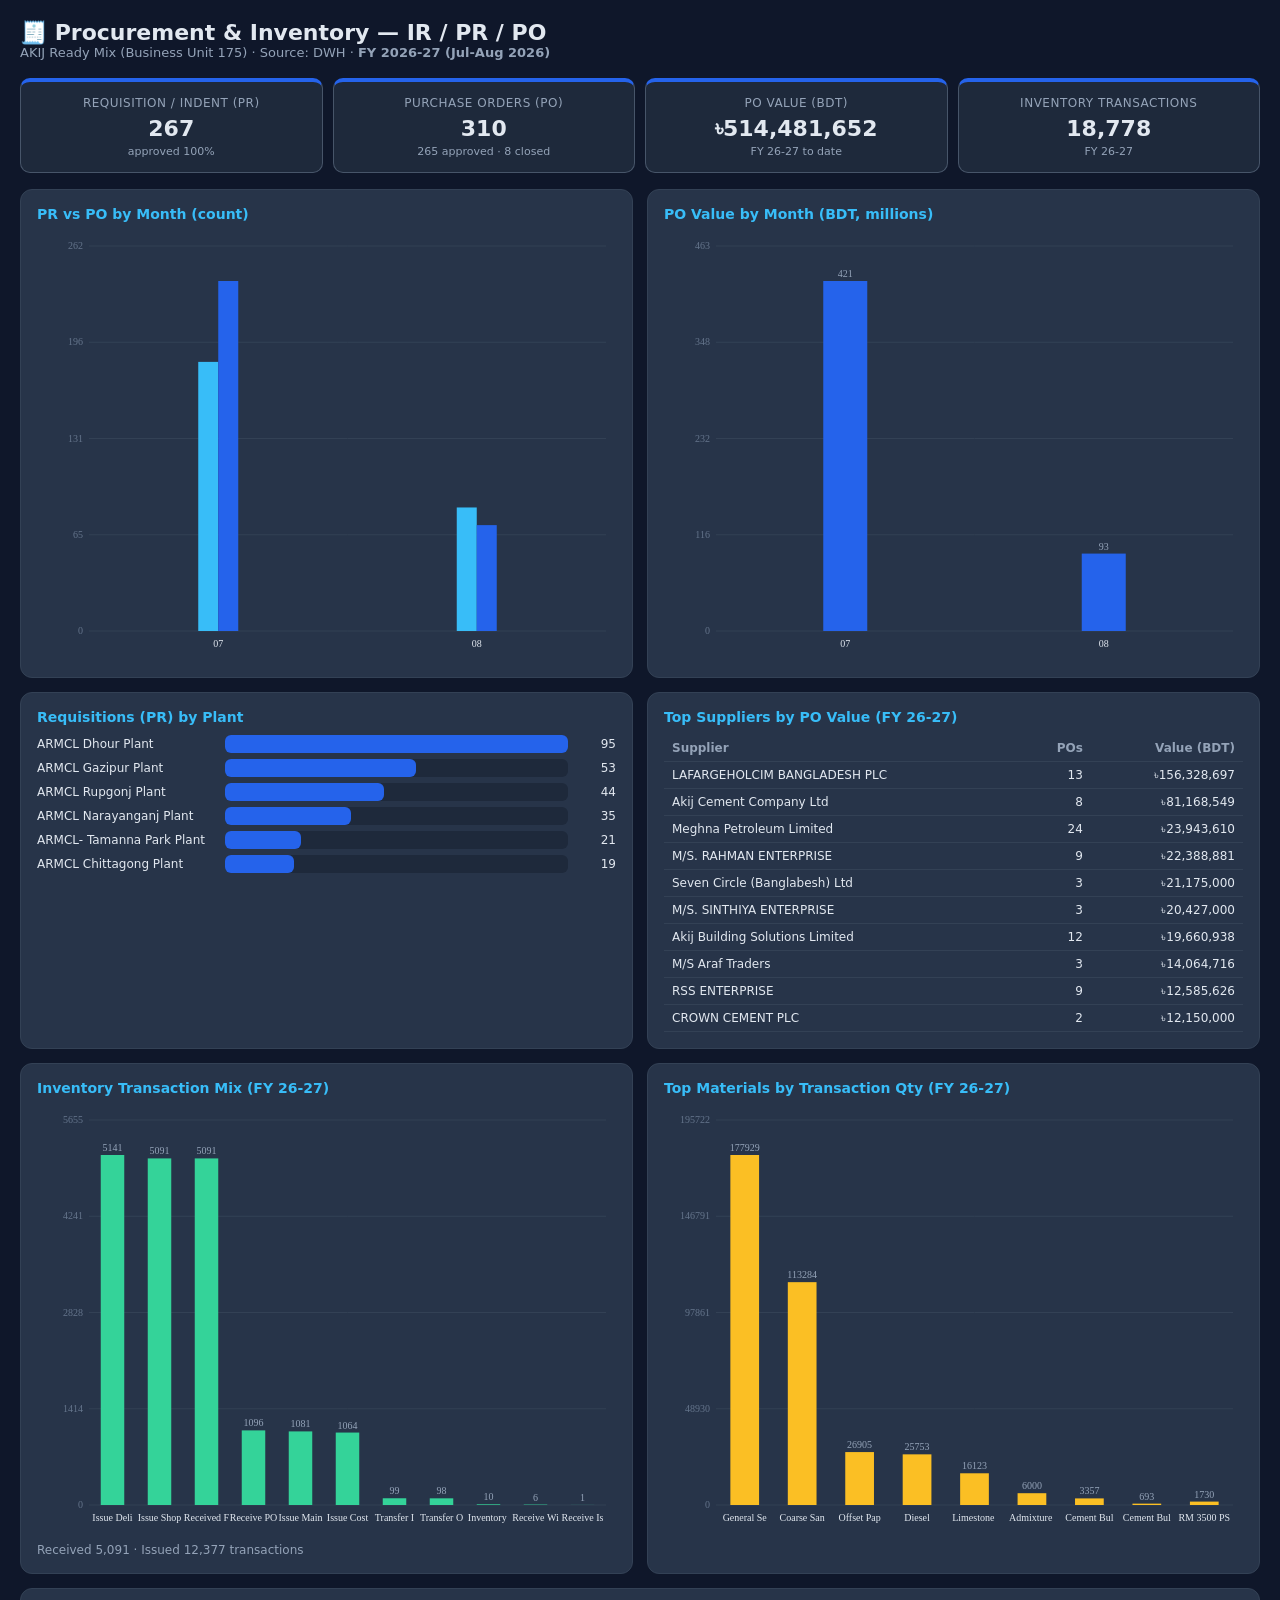
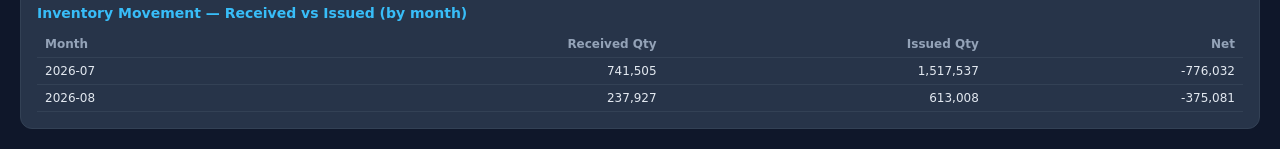
<file: web/standalone/Procurement Inventory Dashboard.html>
<!DOCTYPE html>
<html lang="en">
<head>
<meta charset="UTF-8" />
<meta name="viewport" content="width=device-width, initial-scale=1.0" />
<title>BrandOS — Procurement &amp; Inventory (IR/PR/PO)</title>
<style>
:root{--bg:#0f172a;--panel:#1e293b;--card:#273449;--border:#334155;--border2:#475569;--text:#e2e8f0;--muted:#94a3b8;--blue:#2563eb;--blue2:#1d4ed8;--accent:#38bdf8;--green:#34d399;--red:#f87171;--amber:#fbbf24;}
*{box-sizing:border-box;margin:0;padding:0}
body{background:var(--bg);color:var(--text);font-family:"Segoe UI",system-ui,sans-serif;min-height:100vh}
.wrap{max-width:1400px;margin:0 auto;padding:20px}
.top{display:flex;justify-content:space-between;align-items:center;flex-wrap:wrap;gap:12px;margin-bottom:18px}
.top h1{font-size:22px}.top .sub{color:var(--muted);font-size:13px}
.grid{display:grid;grid-template-columns:repeat(auto-fit,minmax(200px,1fr));gap:14px}
.card{background:var(--card);border:1px solid var(--border);border-radius:12px;padding:16px}
.kpi .label{color:var(--muted);font-size:12px;margin-bottom:6px}
.kpi .value{font-size:24px;font-weight:800}
.kpi .delta{font-size:12px;color:var(--muted);margin-top:4px}
.grid-2{display:grid;grid-template-columns:1fr 1fr;gap:14px;margin-top:14px}
@media(max-width:800px){.grid-2{grid-template-columns:1fr}}
.card h3{font-size:14px;margin-bottom:10px;color:var(--accent)}
canvas{width:100%;height:auto}
.metric-note{color:var(--muted);font-size:12px;margin-top:8px}
table{width:100%;border-collapse:collapse;font-size:12px;margin-top:8px}
th,td{text-align:left;padding:6px 8px;border-bottom:1px solid var(--border)}
th{color:var(--muted)}.num{text-align:right}
.pipeline{display:flex;gap:10px;flex-wrap:wrap;margin-bottom:16px}
.step{flex:1;min-width:150px;background:var(--panel);border:1px solid var(--border2);border-top:4px solid var(--blue);border-radius:10px;padding:14px;text-align:center}
.step .st{font-size:12px;color:var(--muted);text-transform:uppercase;letter-spacing:.5px}
.step .nm{font-size:22px;font-weight:800;margin-top:6px}
.step .sub{font-size:11px;color:var(--muted);margin-top:4px}
.badge{padding:2px 8px;border-radius:10px;font-size:11px}
.green{background:rgba(52,211,153,.18);color:var(--green)}
.amber{background:rgba(251,191,36,.18);color:var(--amber)}
.red{background:rgba(248,113,113,.18);color:var(--red)}
.blue{background:rgba(37,99,235,.18);color:var(--accent)}
</style>
</head>
<body>
<div class="wrap">
  <div class="top">
    <div>
      <h1>🧾 Procurement &amp; Inventory — IR / PR / PO</h1>
      <div class="sub">AKIJ Ready Mix (Business Unit 175) · Source: DWH · <b>FY 2026-27 (Jul-Aug 2026)</b></div>
    </div>
  </div>

  <div class="pipeline">
    <div class="step"><div class="st">Requisition / Indent (PR)</div><div class="nm" id="pr-count">--</div><div class="sub">approved 100%</div></div>
    <div class="step"><div class="st">Purchase Orders (PO)</div><div class="nm" id="po-count">--</div><div class="sub" id="po-approved">--</div></div>
    <div class="step"><div class="st">PO Value (BDT)</div><div class="nm" id="po-amount">--</div><div class="sub">FY 26-27 to date</div></div>
    <div class="step"><div class="st">Inventory Transactions</div><div class="nm" id="inv-count">--</div><div class="sub">FY 26-27</div></div>
  </div>

  <div class="grid-2">
    <div class="card">
      <h3>PR vs PO by Month (count)</h3>
      <canvas id="pr-po-chart" height="220"></canvas>
    </div>
    <div class="card">
      <h3>PO Value by Month (BDT, millions)</h3>
      <canvas id="po-value-chart" height="220"></canvas>
    </div>
  </div>

  <div class="grid-2">
    <div class="card">
      <h3>Requisitions (PR) by Plant</h3>
      <div id="pr-plant"></div>
    </div>
    <div class="card">
      <h3>Top Suppliers by PO Value (FY 26-27)</h3>
      <div id="supplier-table"></div>
    </div>
  </div>

  <div class="grid-2">
    <div class="card">
      <h3>Inventory Transaction Mix (FY 26-27)</h3>
      <canvas id="inv-type-chart" height="220"></canvas>
      <div id="inv-type-summary" class="metric-note"></div>
    </div>
    <div class="card">
      <h3>Top Materials by Transaction Qty (FY 26-27)</h3>
      <canvas id="inv-item-chart" height="220"></canvas>
    </div>
  </div>

  <div class="card" style="margin-top:14px">
    <h3>Inventory Movement — Received vs Issued (by month)</h3>
    <div id="inv-movement-table"></div>
  </div>
</div>

<script>
const DATA = {
  summary: {po_count:310, po_amount:514481652.416898, po_approved:265, po_closed:8, pr_count:267, inv_transactions:18778},
  pr_by_month: [["2026-07",183],["2026-08",84]],
  po_by_month: [["2026-07",238,421298995.34],["2026-08",72,93182657.08]],
  pr_by_plant: [["ARMCL Dhour Plant",95],["ARMCL Gazipur Plant",53],["ARMCL Rupgonj Plant",44],["ARMCL Narayanganj Plant",35],["ARMCL- Tamanna Park Plant",21],["ARMCL Chittagong Plant",19]],
  top_suppliers: [["LAFARGEHOLCIM BANGLADESH PLC",13,156328696.76],["Akij Cement Company Ltd",8,81168548.98],["Meghna Petroleum Limited",24,23943609.54],["M/S. RAHMAN ENTERPRISE",9,22388880.86],["Seven Circle (Banglabesh) Ltd",3,21175000],["M/S. SINTHIYA ENTERPRISE",3,20427000],["Akij Building Solutions Limited",12,19660938.37],["M/S Araf Traders",3,14064715.54],["RSS ENTERPRISE",9,12585626.48],["CROWN CEMENT PLC",2,12150000]],
  inv_types: [["Issue For Delivery",5141],["Issue For ShopFloor",5091],["Received From Shop Floor",5091],["Receive For PO To Open Stock",1096],["Issue For Maintenance",1081],["Issue For Cost Center",1064],["Transfer In",99],["Transfer Out",98],["Inventory Loan",10],["Receive Without PO",6],["Receive For Issue Return",1]],
  inv_items: [["General Service",177928.78],["Coarse Sand FM 2.2-3.0",113284.22],["Offset Paper A4",26905],["Diesel",25752.79],["Limestone 10-20mm",16123],["Admixture Auramix 300",6000],["Cement Bulk PCC (RM)",3356.64],["Cement Bulk OPC (RM)",693.28],["RM 3500 PSI(PCC)",1730.44]],
  inv_monthly: [["2026-07",741504.86,1517536.78],["2026-08",237927.01,613008.38]]
};
const fmt=new Intl.NumberFormat("en-US",{maximumFractionDigits:0});
const bdt=n=>"৳"+fmt.format(n||0);

function drawBars(canvas,items,color){
  if(!canvas)return;const dpr=window.devicePixelRatio||1,W=canvas.clientWidth||600,H=canvas.clientHeight||220;
  canvas.width=W*dpr;canvas.height=H*dpr;const ctx=canvas.getContext("2d");ctx.scale(dpr,dpr);ctx.clearRect(0,0,W,H);
  const pad={top:14,right:10,bottom:26,left:52},pw=W-pad.left-pad.right,ph=H-pad.top-pad.bottom;
  const vals=items.map(i=>i.value||0),max=Math.max(...vals,1)*1.1;
  ctx.font="10px Segoe UI";ctx.strokeStyle="#334155";
  for(let g=0;g<=4;g++){const y=pad.top+ph-(g/4)*ph;ctx.beginPath();ctx.moveTo(pad.left,y);ctx.lineTo(W-pad.right,y);ctx.stroke();ctx.fillStyle="#64748b";ctx.textAlign="right";ctx.fillText((max*g/4).toFixed(0),pad.left-6,y+3);}
  const n=items.length||1,bw=Math.min(44,(pw/n)*0.5);
  items.forEach((it,i)=>{const x=pad.left+(i+0.5)*(pw/n)-bw/2,h=(it.value/max)*ph,y=pad.top+ph-h;ctx.fillStyle=(it.color||color||"#2563eb");ctx.fillRect(x,y,bw,h);ctx.fillStyle="#e2e8f0";ctx.textAlign="center";ctx.fillText(String(it.label).slice(0,10),pad.left+(i+0.5)*(pw/n),H-10);if(it.value){ctx.fillStyle="#94a3b8";ctx.fillText(Math.round(it.value),pad.left+(i+0.5)*(pw/n),y-4);}});
}
function drawGroup(canvas,series,labels){
  if(!canvas)return;const dpr=window.devicePixelRatio||1,W=canvas.clientWidth||600,H=canvas.clientHeight||220;
  canvas.width=W*dpr;canvas.height=H*dpr;const ctx=canvas.getContext("2d");ctx.scale(dpr,dpr);ctx.clearRect(0,0,W,H);
  const pad={top:14,right:10,bottom:26,left:52},pw=W-pad.left-pad.right,ph=H-pad.top-pad.bottom;
  const all=series.flatMap(s=>s.values.map(v=>v||0)),max=Math.max(...all,1)*1.1;
  ctx.font="10px Segoe UI";ctx.strokeStyle="#334155";
  for(let g=0;g<=4;g++){const y=pad.top+ph-(g/4)*ph;ctx.beginPath();ctx.moveTo(pad.left,y);ctx.lineTo(W-pad.right,y);ctx.stroke();ctx.fillStyle="#64748b";ctx.textAlign="right";ctx.fillText((max*g/4).toFixed(0),pad.left-6,y+3);}
  const n=labels.length||1,gb=Math.min(20,(pw/n)/series.length*0.7);
  series.forEach((s,si)=>{s.values.forEach((v,i)=>{const x=pad.left+(i+0.5)*(pw/n)-(series.length*gb/2)+si*gb,h=(v/max)*ph,y=pad.top+ph-h;ctx.fillStyle=s.color;ctx.fillRect(x,y,gb,h);});});
  labels.forEach((m,i)=>{ctx.fillStyle="#e2e8f0";ctx.textAlign="center";ctx.fillText(m.slice(5),pad.left+(i+0.5)*(pw/n),H-10);});
}
function mkTable(head, rows, numCols){
  return `<table><thead><tr>${head.map(h=>`<th class="${numCols&&numCols.includes(h)?'num':''}">${h}</th>`).join("")}</tr></thead><tbody>`+
    rows.map(r=>`<tr>${r.map((c,ci)=>`<td class="${numCols&&numCols.includes(head[ci])?'num':''}">${c}</td>`).join("")}</tr>`).join("")+`</tbody></table>`;
}

(function(){
  const s=DATA.summary;
  document.getElementById("pr-count").textContent=fmt.format(s.pr_count);
  document.getElementById("po-count").textContent=fmt.format(s.po_count);
  document.getElementById("po-approved").textContent=s.po_approved+" approved · "+s.po_closed+" closed";
  document.getElementById("po-amount").textContent=bdt(s.po_amount);
  document.getElementById("inv-count").textContent=fmt.format(s.inv_transactions);

  // PR vs PO month
  drawGroup(document.getElementById("pr-po-chart"),
    [{color:"#38bdf8",values:DATA.pr_by_month.map(r=>r[1])},{color:"#2563eb",values:DATA.po_by_month.map(r=>r[1])}],
    DATA.pr_by_month.map(r=>r[0]));

  // PO value month
  drawBars(document.getElementById("po-value-chart"),DATA.po_by_month.map(r=>({label:r[0].slice(5),value:r[2]/1000000})));

  // PR by plant
  const prMax=Math.max(...DATA.pr_by_plant.map(r=>r[1]));
  document.getElementById("pr-plant").innerHTML=DATA.pr_by_plant.map(r=>
    `<div style="display:flex;align-items:center;gap:8px;margin:6px 0"><span style="width:180px;font-size:12px">${r[0]}</span><div style="flex:1;background:var(--panel);border-radius:6px;height:18px"><div style="width:${r[1]/prMax*100}%;background:#2563eb;height:18px;border-radius:6px"></div></div><span style="width:40px;text-align:right;font-size:12px">${r[1]}</span></div>`).join("");

  // suppliers
  document.getElementById("supplier-table").innerHTML=mkTable(["Supplier","POs","Value (BDT)"],DATA.top_suppliers.map(r=>[r[0],fmt.format(r[1]),bdt(r[2])]),["POs","Value (BDT)"]);

  // inventory types
  drawBars(document.getElementById("inv-type-chart"),DATA.inv_types.map(r=>({label:r[0].replace("For ","").slice(0,12),value:r[1]})),"#34d399");
  const recv=DATA.inv_types.find(r=>r[0].startsWith("Receive"))?.[1]||0;
  const issue=DATA.inv_types.filter(r=>r[0].startsWith("Issue")).reduce((a,r)=>a+r[1],0);
  document.getElementById("inv-type-summary").textContent=`Received ${fmt.format(recv)} · Issued ${fmt.format(issue)} transactions`;

  // inventory items
  drawBars(document.getElementById("inv-item-chart"),DATA.inv_items.map(r=>({label:r[0].slice(0,10),value:r[1]})),"#fbbf24");

  // movement table
  document.getElementById("inv-movement-table").innerHTML=mkTable(["Month","Received Qty","Issued Qty","Net"],
    DATA.inv_monthly.map(r=>[r[0],fmt.format(r[1]),fmt.format(r[2]),fmt.format(r[1]-r[2])]),["Received Qty","Issued Qty","Net"]);
})();
</script>
</body>
</html>
</file>
<file: web/style.css>
:root {
  --bg: #0f172a;
  --panel: #1e293b;
  --card: #273449;
  --border: #334155;
  --border-2: #475569;
  --text: #e2e8f0;
  --muted: #94a3b8;
  --akij: #2563eb;          /* Akij Blue */
  --akij-2: #1d4ed8;
  --concrete: #4b5569;     /* Concrete Grey */
  --accent: #38bdf8;
  --green: #34d399;
  --red: #f87171;
  --amber: #fbbf24;
  --yellow: #fbbf24;
}

* { box-sizing: border-box; margin: 0; padding: 0; }

body {
  background: var(--bg);
  color: var(--text);
  font-family: "Segoe UI", system-ui, -apple-system, sans-serif;
  min-height: 100vh;
  overflow-x: hidden;
}

/* ========= Login ========= */
.login-screen, .loader-screen {
  min-height: 100vh;
  display: flex;
  align-items: center;
  justify-content: center;
  background: radial-gradient(1200px 700px at 50% -10%, rgba(37,99,235,.22), transparent 60%),
              linear-gradient(135deg, #0b1220 0%, #0f172a 40%, #152033 100%);
  position: relative;
  overflow: hidden;
}
.login-screen::before, .loader-screen::before {
  content: "";
  position: absolute;
  inset: 0;
  background-image: url('data:image/svg+xml,\
    <svg xmlns="http://www.w3.org/2000/svg" width="160" height="160" viewBox="0 0 160 160">\
      <path fill="none" stroke="%23ffffff11" stroke-width="1" d="M0 0l160 160M160 0L0 160"/>\
      <circle cx="40" cy="40" r="80" fill="none" stroke="%23ffffff08" stroke-width="1"/>\
      <circle cx="120" cy="120" r="60" fill="none" stroke="%232563eb44" stroke-width="1"/>\
    </svg>');
  opacity: .55;
  mix-blend-mode: screen;
}
.login-card {
  background: linear-gradient(155deg, rgba(22,33,64,.9), rgba(30,41,65,.96));
  border: 1px solid var(--border-2);
  border-left: 5px solid var(--akij);
  border-radius: 16px;
  padding: 40px 40px 36px;
  width: min(400px, 90vw);
  box-shadow: 0 20px 60px rgba(0,0,0,.55);
  position: relative;
  z-index: 1;
  backdrop-filter: blur(4px);
}
.login-card {
  background: var(--card);
  border: 1px solid var(--border);
  border-radius: 16px;
  padding: 36px 40px;
  width: min(400px, 90vw);
  box-shadow: 0 20px 60px rgba(0,0,0,.45);
  text-align: center;
}
.login-brand .logo.big { font-size: 34px; }
.login-brand h1 { font-size: 22px; margin: 6px 0 2px; font-weight: 800; color: #fff; }
.login-brand h2 { color: var(--akij); font-size: 16px; margin-bottom: 2px; }
.login-tag { color: var(--muted); font-size: 13px; margin-bottom: 6px; }
.login-sub { color: var(--text); font-size: 13px; font-weight: 500; margin-bottom: 16px; }
.login-form label { display: block; color: var(--muted); font-size: 12px; margin: 10px 0 4px; font-weight: 600; text-align: left; }
.login-form input { width: 100%; background: var(--bg); color: var(--text); border: 1px solid var(--border-2); border-radius: 10px; padding: 11px 12px; font-size: 14px; }
.login-error { color: var(--red); font-size: 12px; text-align: center; margin: 8px 0 0; }
.login-role { width: 100%; background: var(--bg); color: var(--text); border: 1px solid var(--border-2); border-radius: 10px; padding: 11px 12px; font-size: 14px; }
.login-form input:focus { outline: 2px solid var(--akij); border-color: var(--akij); }
.login-btn { margin-top: 16px; width: 100%; background: var(--akij); color: #fff; border: none; padding: 11px; border-radius: 10px; font-weight: 700; cursor: pointer; font-size: 14px; }
.login-btn:hover { background: var(--akij-2); }
.forgot { display: block; margin-top: 14px; color: var(--accent); font-size: 13px; text-decoration: none; }
.forgot:hover { text-decoration: underline; }

/* ========= App shell ========= */
.app { display: flex; flex-direction: column; min-height: 100vh; }

.topbar {
  display: flex;
  align-items: center;
  justify-content: space-between;
  padding: 10px 16px;
  background: linear-gradient(135deg, #0b1220, #152033);
  border-bottom: 1px solid var(--border);
  position: sticky;
  top: 0; z-index: 100;
  height: 56px;
}
.topbar .brand-nm { font-weight: 700; font-size: 16px; }
.brand-nm em { color: var(--akij); }
.topbar-left { display: flex; align-items: center; gap: 10px; }
.icon-btn { background: var(--panel); color: var(--text); border: 1px solid var(--border-2); border-radius: 8px; padding: 7px 11px; font-size: 15px; cursor: pointer; }
.icon-btn:hover { background: var(--concrete); }
.topbar-search { flex: 1; max-width: 560px; position: relative; margin: 0 14px; }
.topbar-search .search-ic { position: absolute; left: 9px; top: 50%; transform: translateY(-50%); color: var(--muted); }
#global-search { width: 100%; background: var(--bg); color: var(--text); border: 1px solid var(--border-2); border-radius: 10px; padding: 7px 10px 7px 34px; font-size: 13px; }
#global-search:focus { outline: 2px solid var(--akij); }
.topbar-right { display: flex; align-items: center; gap: 8px; }
.topbar-right .today-date { color: var(--muted); font-size: 13px; }
.topbar-right .today-date b { color: var(--text); }
.topbar-right .avatar { display: inline-flex; align-items: center; gap: 6px; background: var(--panel); border: 1px solid var(--border-2); border-radius: 10px; padding: 6px 10px; font-size: 13px; cursor: pointer; color: var(--accent); }
.topbar-right .avatar:hover { background: var(--concrete); }
.dot { background: var(--red); color: #fff; font-size: 10px; padding: 1px 5px; border-radius: 9px; margin-left: 2px; }

/* ========= Body / Sidebar / Main ========= */
.body { display: flex; min-height: calc(100vh - 56px); }

.sidebar {
  min-width: 240px;
  max-width: 260px;
  width: 260px;
  background: var(--panel);
  border-right: 1px solid var(--border);
  overflow-y: auto;
  position: sticky;
  top: 56px;
  height: calc(100vh - 56px);
}
.menu { display: flex; flex-direction: column; padding: 10px 12px; gap: 2px; }
.menu-item {
  background: none; border: none; color: var(--muted); font-size: 13px; text-align: left;
  padding: 10px 12px; border-radius: 8px; cursor: pointer; display: flex; align-items: center; gap: 8px;
  transition: all .15s;
}
.menu-item:hover { background: var(--bg); color: var(--text); }
.menu-item.active { background: var(--akij); color: #fff; font-weight: 600; box-shadow: 0 1px 4px rgba(0,0,0,.4); }

.main { flex: 1; padding: 16px 20px; overflow-x: hidden; overflow-y: auto; max-width: 100%; }
.page-title { font-size: 20px; font-weight: 700; margin-bottom: 16px; color: #fff; }
.pane { display: none; }
.pane.active { display: block; }

/* ===== Grid & Cards ===== */
.grid { display: grid; gap: 12px; }
.cards { grid-template-columns: repeat(auto-fit, minmax(160px, 1fr)); }
.grid-2 { display: grid; grid-template-columns: 1fr 1fr; gap: 14px; margin-top: 14px; }
.card {
  background: var(--card); border: 1px solid var(--border-2); border-radius: 12px;
  padding: 14px 16px; box-shadow: 0 1px 2px rgba(0,0,0,.25);
}
.card h3 { font-size: 14px; font-weight: 600; color: #cbd5e1; margin-bottom: 12px; border-bottom: 1px solid var(--border); padding-bottom: 8px; }
.kpi-card { text-align: center; }
.kpi-card .label { color: var(--muted); font-size: 12px; font-weight: 600; }
.kpi-card .value { color: #fff; font-size: 22px; font-weight: 700; margin: 6px 0; }
.kpi-card .delta { font-size: 12px; }
.delta.up { color: var(--green); }
.delta.down { color: var(--red); }

.card-head { display: flex; justify-content: space-between; align-items: center; margin-bottom: 10px; }
.card-head h3 { margin-bottom: 0; }

.btn {
  background: var(--akij); color: #fff; border: none; padding: 7px 14px; border-radius: 8px;
  font-weight: 700; cursor: pointer; font-size: 13px; display: inline-flex; align-items: center; gap: 6px;
}
.btn:hover { filter: brightness(1.05); }
.btn.small { padding: 3px 9px; font-size: 11px; background: var(--border-2); color: var(--text); }
.btn.small:hover { background: var(--concrete); }
.btn.outline { background: transparent; border: 1px solid var(--border-2); color: var(--text); }
.btn.outline:hover { background: var(--bg); }
.icon-btn.small { font-size: 12px; padding: 3px 7px; }

.metric-note { color: var(--muted); font-size: 12px; margin-top: 8px; }
.empty { color: var(--muted); font-size: 13px; padding: 12px; text-align: center; border: 1px dashed var(--border-2); border-radius: 10px; }

.ai-card { border: 1px solid var(--akij); background: linear-gradient(160deg, var(--panel), rgba(37,99,235,.04)); }
.ai-card h3 { color: var(--akij); }

/* ===== Tables ===== */
table { width: 100%; border-collapse: collapse; font-size: 13px; }
th, td { padding: 8px 10px; text-align: left; border-bottom: 1px solid var(--border); }
th { color: var(--muted); font-weight: 600; font-size: 11px; text-transform: uppercase; letter-spacing: .3px; }
td.num, th.num { text-align: right; }
tr:hover td { background: rgba(255,255,255,.02); }
table td b { color: var(--accent); font-weight: 700; }

.trend-filters { display: flex; flex-wrap: wrap; align-items: center; gap: 4px 14px; background: var(--bg); border: 1px solid var(--border-2); border-radius: 10px; padding: 10px 12px; margin-bottom: 12px; font-size: 12px; }
.trend-filters-label { color: var(--muted); font-weight: 600; margin-right: 4px; }
.trend-chk { display: inline-flex; align-items: center; gap: 5px; color: var(--text); cursor: pointer; }
.trend-chk input { accent-color: var(--akij); cursor: pointer; }

.chips { display: flex; gap: 6px; flex-wrap: wrap; }
.chip { background: var(--bg); border: 1px solid var(--border-2); color: var(--muted); font-size: 12px; padding: 5px 11px; border-radius: 20px; cursor: pointer; }
.chip.active, .chip:hover { background: var(--akij); color: #fff; }

.badge { display: inline-block; font-size: 11px; padding: 2px 8px; border-radius: 9px; font-weight: 700; }
.badge.green { background: rgba(52,211,153,.15); color: var(--green); }
.badge.blue { background: rgba(56,189,248,.15); color: var(--accent); }
.badge.amber { background: rgba(251,191,36,.15); color: var(--amber); }
.badge.red { background: rgba(248,113,113,.15); color: var(--red); }

.workflow { color: var(--muted); font-size: 13px; padding: 10px; border: 1px dashed var(--border-2); border-radius: 10px; background: var(--bg); }
.checker { padding: 8px 0; border-bottom: 1px dashed var(--border); font-size: 13px; }
.checker:last-child { border: none; }
.checker b { color: var(--text); }
.settings-list { display: grid; grid-template-columns: repeat(auto-fit, minmax(160px, 1fr)); gap: 8px; }
.set { background: var(--bg); border: 1px solid var(--border-2); border-radius: 10px; padding: 12px; font-size: 13px; color: var(--text); }

.chat { height: 360px; overflow-y: auto; padding: 12px; border: 1px solid var(--border-2); border-radius: 10px; background: var(--bg); font-size: 13px; }
.msg { padding: 8px 10px; margin-bottom: 8px; border-radius: 10px; max-width: 80%; line-height: 1.4; }
.msg.ai { background: var(--panel); color: var(--text); border-radius: 10px 10px 10px 2px; }
.msg.user { background: var(--akij); color: #fff; margin-left: auto; text-align: right; border-radius: 10px 2px 10px 10px; }
.chat-input { display: flex; gap: 8px; margin-top: 10px; }
.chat-input input { flex: 1; background: var(--bg); color: var(--text); border: 1px solid var(--border-2); border-radius: 10px; padding: 9px 10px; font-size: 13px; }
#ai-input:focus { outline: 2px solid var(--akij); }

.stepper { display: grid; gap: 10px; }
.stepper label { color: var(--muted); font-size: 12px; font-weight: 600; }
.stepper input, .stepper select { width: 100%; background: var(--bg); color: var(--text); border: 1px solid var(--border-2); border-radius: 10px; padding: 9px 10px; font-size: 13px; }

/* ===== Modal ===== */
.modal-backdrop { position: fixed; inset: 0; background: rgba(0,0,0,.6); display: none; align-items: center; justify-content: center; z-index: 120; }
.modal-backdrop.show { display: flex; }
.modal { background: var(--card); border: 1px solid var(--border-2); border-radius: 14px; padding: 22px; width: 480px; max-width: 94vw; max-height: 90vh; overflow-y: auto; }
.modal h3 { margin-bottom: 16px; }
.modal label { display: block; color: var(--muted); font-size: 12px; margin: 10px 0 4px; font-weight: 600; }
.modal input, .modal select, .modal textarea { width: 100%; background: var(--bg); color: var(--text); border: 1px solid var(--border-2); border-radius: 8px; padding: 9px 10px; font-size: 13px; }
.modal textarea { min-height: 70px; resize: vertical; }
.modal-actions { display: flex; justify-content: flex-end; gap: 10px; margin-top: 18px; }

/* ===== Mobile ===== */
@media (max-width: 768px) {
  .body { display: block; }
  .sidebar { position: fixed; inset: 56px 0 0 0; height: calc(100vh - 56px); max-width: 260px; transform: translateX(-100%); transition: transform .2s; z-index: 110; }
  .sidebar.open { transform: translateX(0); }
  .grid-2 { grid-template-columns: 1fr; }
  .mobile-nav { display: flex; position: fixed; inset-inline-start: 0; bottom: 0; background: var(--panel); border-top: 1px solid var(--border); }
  .mobile-nav { display: flex; justify-content: space-around; padding: 8px 0; }
  .mobile-nav .menu-item { padding: 9px 6px; font-size: 11px; }
  .mobile-nav { display: none; }
  @media (max-width: 768px) { .mobile-nav { display: flex; } }
  .topbar-search { display: none; }
}

canvas { width: 100%; height: auto; }
footer { padding: 16px; text-align: center; color: var(--muted); font-size: 12px; border-top: 1px solid var(--border); }

/* ========= Executive Command Center (PHASE 19) ========= */
.exec-command { margin-bottom: 18px; }
.exec-grid { display: grid; grid-template-columns: 1fr 1fr; gap: 14px; }
@media (max-width: 768px) { .exec-grid { grid-template-columns: 1fr; } }
.exec-block { background: var(--card); border: 1px solid var(--border); border-radius: 12px; padding: 14px; }
.exec-head { font-size: 13px; font-weight: 700; color: var(--accent); margin-bottom: 8px; }
.exec-big { font-size: 34px; font-weight: 800; color: var(--text); }
.nba-card { display: flex; gap: 10px; align-items: flex-start; padding: 8px 0; border-bottom: 1px solid var(--border); }
.nba-card:last-child { border-bottom: none; }
.nba-pri { min-width: 40px; height: 40px; border-radius: 10px; background: rgba(37,99,235,.18); color: var(--akij-2); display: flex; align-items: center; justify-content: center; font-weight: 800; font-size: 14px; }
.nba-body { flex: 1; }
.nba-action { font-size: 13px; font-weight: 600; }
.nba-meta { font-size: 11px; color: var(--muted); margin-top: 2px; }
.checker.critical { border-left: 3px solid var(--red); }
.checker.warning { border-left: 3px solid var(--amber); }

/* ========= Nasim Marketing Procurement pane ========= */
.note-bar { background: rgba(37,99,235,.08); border-left: 4px solid var(--blue); padding: 10px 14px; border-radius: 8px; margin-bottom: 12px; font-size: 13px; }
.budget-bar { width: 100%; height: 18px; background: var(--panel); border: 1px solid var(--border); border-radius: 9px; overflow: hidden; }
.budget-fill { height: 100%; background: linear-gradient(90deg, #2563eb, #38bdf8); width: 0; transition: width .4s; }
.pipeline { display: grid; grid-template-columns: repeat(auto-fit, minmax(120px, 1fr)); gap: 10px; margin-top: 14px; }
.pstep { background: var(--card); border: 1px solid var(--border); border-top: 4px solid var(--border2); border-radius: 10px; padding: 14px; text-align: center; }
.pstep .s { font-size: 11px; color: var(--muted); text-transform: uppercase; letter-spacing: .4px; }
.pstep .n { font-size: 22px; font-weight: 800; margin-top: 6px; }
.pstep.done { border-top-color: var(--green); }
.pstep.open { border-top-color: var(--amber); }
.item-card { background: var(--card); border: 1px solid var(--border); border-radius: 12px; padding: 14px; }
.item-head { display: flex; justify-content: space-between; align-items: center; margin-bottom: 8px; font-size: 15px; }
.item-meta { display: flex; flex-wrap: wrap; gap: 10px; color: var(--muted); font-size: 11px; margin-bottom: 8px; }
.item-rows { border-top: 1px solid var(--border); }
.item-cost { margin-top: 10px; }
.item-cost label { font-size: 11px; color: var(--muted); }
</file>
